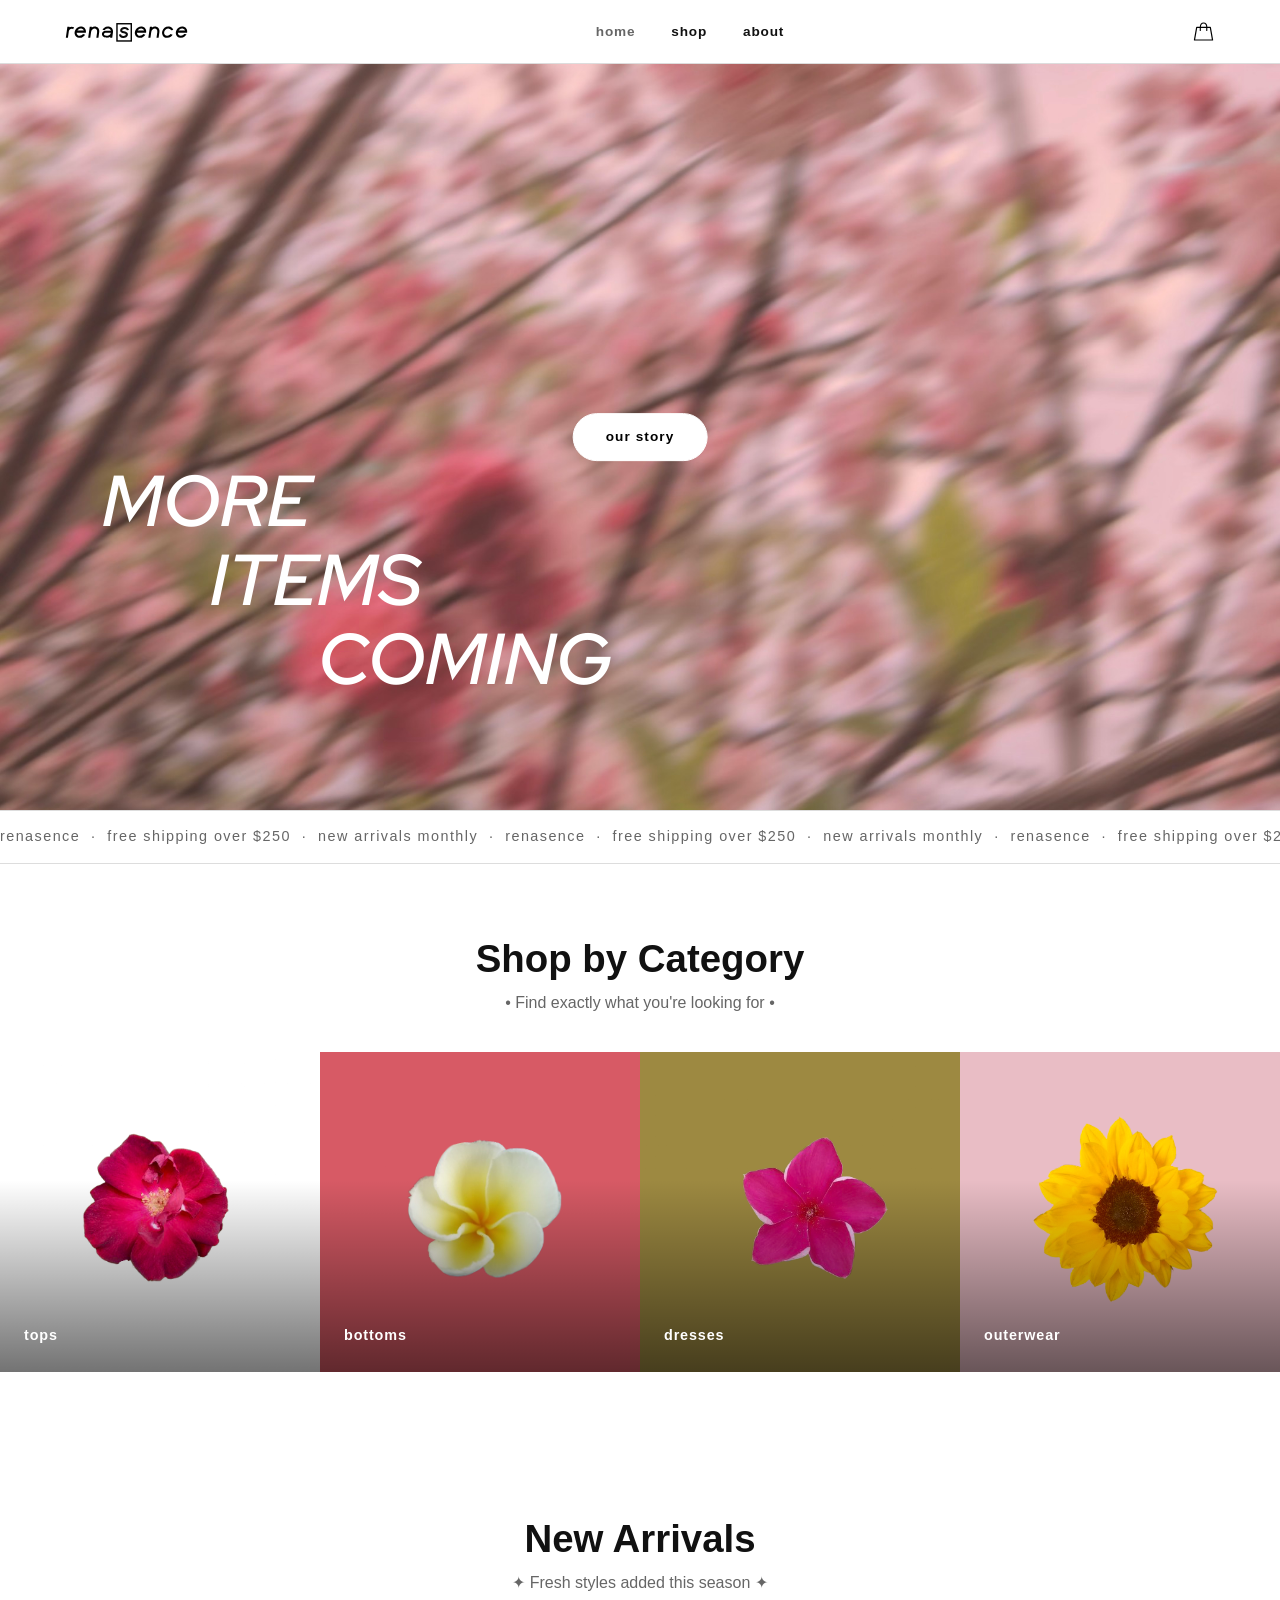
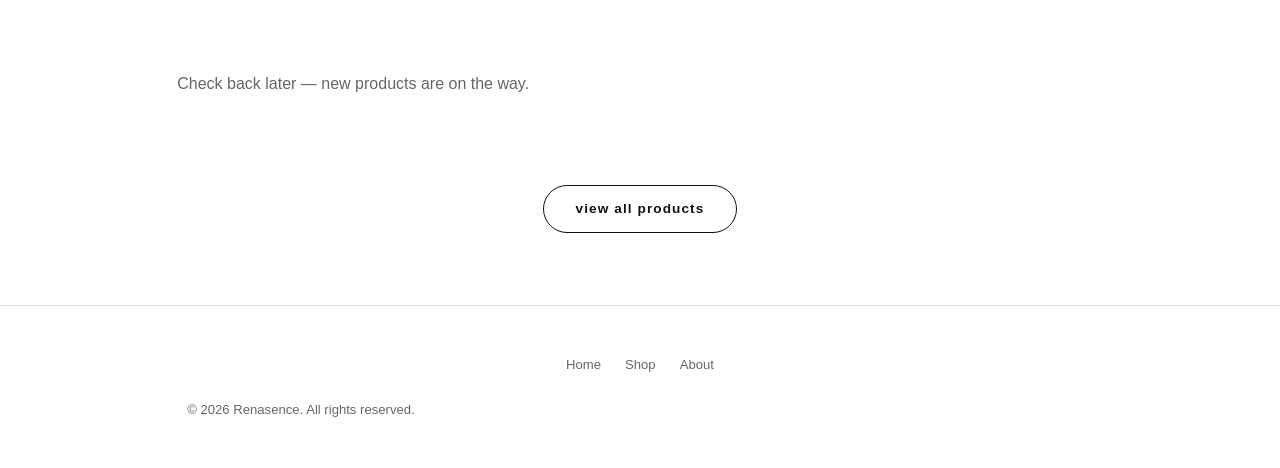
<file: index.html>
<!DOCTYPE html>
<html lang="en">
<head>
  <meta charset="UTF-8">
  <meta name="viewport" content="width=device-width, initial-scale=1.0">

  <link rel="icon" type="image/svg+xml" href="favicon.svg">
  
  <!-- Page title shown in the browser tab -->
  <title>Renasence</title>

  <!-- SEO description (shown in Google search results) -->
  <meta name="description" content="Discover Renasence's fashion with upcycled and carefully crafted clothing">

  <!-- Google Fonts — change these to any fonts you prefer.
       Visit fonts.google.com, pick fonts, and replace the URL below. -->
  <link rel="preconnect" href="https://fonts.googleapis.com">
  <link rel="preconnect" href="https://fonts.gstatic.com" crossorigin>
  <link href="https://fonts.googleapis.com/css2?family=Red+Hat+Display:ital,wght@0,300..900;1,300..900&display=swap" rel="stylesheet">

  <!-- Shared styles — load first -->
  <link rel="stylesheet" href="style.css">
  <!-- Home-specific styles -->
  <link rel="stylesheet" href="home.css">

  <!-- Favicon: replace with your own icon file -->
  <!-- <link rel="icon" href="images/favicon.ico"> -->
</head>
<body>


  <!-- ============================================================
       NAVIGATION
       Shared across all pages. Update links to match your pages.
       .active class is added automatically by main.js
       ============================================================ -->
  <nav class="nav">
    <div class="container">

      <!-- Logo — links to home page. To resize, change height in style.css .nav-logo -->
      <a href="index.html" class="nav-brand" aria-label="Home">
        <img src="renasence_classic.svg" alt="Renasence" class="nav-logo">
      </a>

      <!-- Desktop navigation links -->
      <ul class="nav-links">
        <li><a href="index.html">Home</a></li>
        <li><a href="products.html">Shop</a></li>
        <li><a href="about.html">About</a></li>
        <!-- Add more pages here as needed -->
      </ul>
<!-- Cart button — opens the cart drawer -->
      <button class="cart-nav-btn" onclick="Cart.open()" aria-label="Open cart">
        <img src="cart-icon.svg" alt="Cart" class="cart-icon">
        <span class="cart-badge" id="cart-badge" aria-live="polite"></span>
      </button>
      <!-- Hamburger button — visible only on mobile -->
      <button class="nav-toggle" aria-label="Toggle navigation" aria-expanded="false">
        <span></span>
        <span></span>
        <span></span>
      </button>

    </div>
  </nav><!-- /nav -->


  <main>

    <!-- ============================================================
         HERO SECTION
         Full-screen banner. Replace the background-color in home.css
         with background-image: url('images/your-hero.jpg') and
         update the heading and paragraph text below.
         ============================================================ -->
    <section class="hero">
      <div class="hero-content">
          <div class="staggered-text">
            <span class="line-1">MORE</span>
            <span class="line-2">ITEMS</span>
            <span class="line-3">COMING</span>
          </div>
          <!-- Primary CTA — links to the shop -->
          <!-- <a href="products.html" class="btn btn-light">Shop Now</a> -->
          <!-- Secondary CTA — optional; links to about page -->
          <div class="hero-actions">
            <a href="about.html" class="btn btn-light">Our Story</a>
          </div>
      </div>
    </section><!-- /hero -->


    <!-- ============================================================
         MARQUEE STRIP  (optional branding element)
         The text is doubled so the animation loops seamlessly.
         To remove this section, delete the entire <div> block.
         ============================================================ -->
    <div class="brand-strip" aria-hidden="true">
      <!-- Duplicate the text — CSS animation scrolls it left -->
      <span class="brand-strip-inner">
        Renasence &nbsp;·&nbsp; Free Shipping Over $250 &nbsp;·&nbsp; New Arrivals Monthly &nbsp;·&nbsp;
        Renasence &nbsp;·&nbsp; Free Shipping Over $250 &nbsp;·&nbsp; New Arrivals Monthly &nbsp;·&nbsp;
        Renasence &nbsp;·&nbsp; Free Shipping Over $250 &nbsp;·&nbsp; New Arrivals Monthly &nbsp;·&nbsp;
        Renasence &nbsp;·&nbsp; Free Shipping Over $250 &nbsp;·&nbsp; New Arrivals Monthly &nbsp;·&nbsp;
        Renasence &nbsp;·&nbsp; Free Shipping Over $250 &nbsp;·&nbsp; New Arrivals Monthly &nbsp;·&nbsp;
        Renasence &nbsp;·&nbsp; Free Shipping Over $250 &nbsp;·&nbsp; New Arrivals Monthly &nbsp;·&nbsp;
      </span>
    </div><!-- /brand-strip -->


    <!-- ============================================================
         FEATURED CATEGORIES
         Tiles that link to the products page with a category filter.
         Add or remove .category-tile elements as needed.
         ============================================================ -->
    <section class="section">
      <div class="container">

        <div class="section-title">
          <h2>Shop by Category</h2>
          <p>• Find exactly what you're looking for •</p>
        </div>

        <div class="categories-grid">

          <!-- Each tile links to products.html with a ?category= query string.
               products.js reads this and pre-selects the matching filter.
               Replace the style="" background with a real image:
               style="background-image: url('images/cat-shirts.jpg')" -->

          <a href="products.html?category=shirts" class="category-tile">
            <!-- Optional: <img src="images/cat-shirts.jpg" alt="Shirts"> -->
            <img src="tops.svg" alt="tops">
            <span class="category-tile-label">Tops</span>
          </a>

          <a href="products.html?category=pants" class="category-tile">
            <img src="bottoms.svg" alt="bottoms">
            <span class="category-tile-label">Bottoms</span>
          </a>

          <a href="products.html?category=outerwear" class="category-tile">
            <img src="dresses.svg" alt="dresses">
            <span class="category-tile-label">Dresses</span>
          </a>

          <a href="products.html?category=accessories" class="category-tile">
            <img src="outerwear.svg" alt="outerwear">
            <span class="category-tile-label">Outerwear</span>
          </a>

          <!-- Add more category tiles here -->

        </div>
      </div>
    </section><!-- /featured categories -->


    <!-- ============================================================
         FEATURED PRODUCTS
         A hand-picked selection shown on the home page.
         These are static cards — they don't use the filter JS.
         To show dynamic filtered products here, move them to products.html.
         ============================================================ -->
    <section class="section featured-products">
      <div class="container">

        <div class="section-title">
          <h2>New Arrivals</h2>
          <p>✦ Fresh styles added this season ✦</p>
        </div>

        <div class="grid">

          <!-- PRODUCT CARD TEMPLATE
               Copy this block and change the content for each product.
               The href links to the product detail page (if you build one)
               or directly to products.html for now. -->
<!-- Card examples
            <article class="card">
            
            <img class="card-image" src="" alt="Product name">
            <div class="card-body">
              <p class="card-title">Product Name</p>
              <p class="card-price">$00.00</p>
              
              <div class="card-tags">
                <span class="tag">Category</span>
                <span class="tag">Sub-type</span>
              </div>
            </div>
          </article>

          <article class="card">
            <img class="card-image" src="" alt="Product name">
            <div class="card-body">
              <p class="card-title">Product Name</p>
              <p class="card-price">$00.00</p>
              <div class="card-tags">
                <span class="tag">Category</span>
              </div>
            </div>
          </article>

          <article class="card">
            <img class="card-image" src="" alt="Product name">
            <div class="card-body">
              <p class="card-title">Product Name</p>
              <p class="card-price">$00.00</p>
              <div class="card-tags">
                <span class="tag">Category</span>
              </div>
            </div>
          </article>

          <article class="card">
            <img class="card-image" src="" alt="Product name">
            <div class="card-body">
              <p class="card-title">Product Name</p>
              <p class="card-price">$00.00</p>
              <div class="card-tags">
                <span class="tag">Category</span>
              </div>
            </div>
          </article>
-->
         <p class="no-results" style="grid-column: 1 / -1; text-align: center; padding: 40px 0;">
         Check back later — new products are on the way.
         </p>
          
        </div><!-- /grid -->

        <div style="text-align: center; margin-top: calc(var(--gap) * 2);">
          <a href="products.html" class="btn btn-outline">View All Products</a>
        </div>

      </div>
    </section><!-- /featured products -->

  </main><!-- /main -->


  <!-- ============================================================
       FOOTER
       Shared across all pages. Update links and text as needed.
       ============================================================ -->
  <footer class="footer">
    <div class="container">

      <nav class="footer-links">
        <a href="index.html">Home</a>
        <a href="products.html">Shop</a>
        <a href="about.html">About</a>
        <!-- Add: Contact, FAQ, Returns, Instagram, etc. -->
      </nav>

      <!-- Update year and brand name -->
      <p>&copy; 2026 Renasence. All rights reserved.</p>

    </div>
  </footer><!-- /footer -->

<!-- ============================================================
       CART DRAWER
       Shared across all pages. Populated by Cart in main.js.
       ============================================================ -->
  <div class="cart-overlay" id="cart-overlay"></div>

  <div class="cart-drawer" id="cart-drawer" role="dialog" aria-label="Shopping cart" aria-modal="true">

    <div class="cart-header">
      <div>
        <h2>Your Cart <span class="cart-item-count" id="cart-item-count"></span></h2>
      </div>
      <button class="cart-close" onclick="Cart.close()" aria-label="Close cart">✕</button>
    </div>

    <!-- Cart item list — populated by Cart.renderCartItems() in main.js -->
    <div class="cart-items" id="cart-items">
      <div class="cart-empty">
        <p>Your cart is empty.</p>
        <p>Add a product from the shop to get started.</p>
      </div>
    </div>

    <div class="cart-footer">
      <div class="cart-subtotal">
        <span class="cart-subtotal-label">Subtotal</span>
        <span class="cart-subtotal-amount" id="cart-subtotal-amount">$0.00</span>
      </div>
      <p class="cart-subtotal-note">Shipping and taxes calculated at checkout.</p>

      <!-- Replace onclick with your checkout integration when ready -->
      <button class="cart-checkout-btn" onclick="alert('Connect your checkout here — Shopify, Stripe, Gumroad, etc.')">
        Proceed to Checkout
      </button>
    </div>

  </div>
  
  <!-- Scripts — load at the bottom so HTML renders first -->
  <!-- preview-inject.js: only does something when loaded inside the admin preview iframe -->
  <script src="preview-inject.js"></script>
  <script src="main.js"></script>

</body>
</html>
</file>
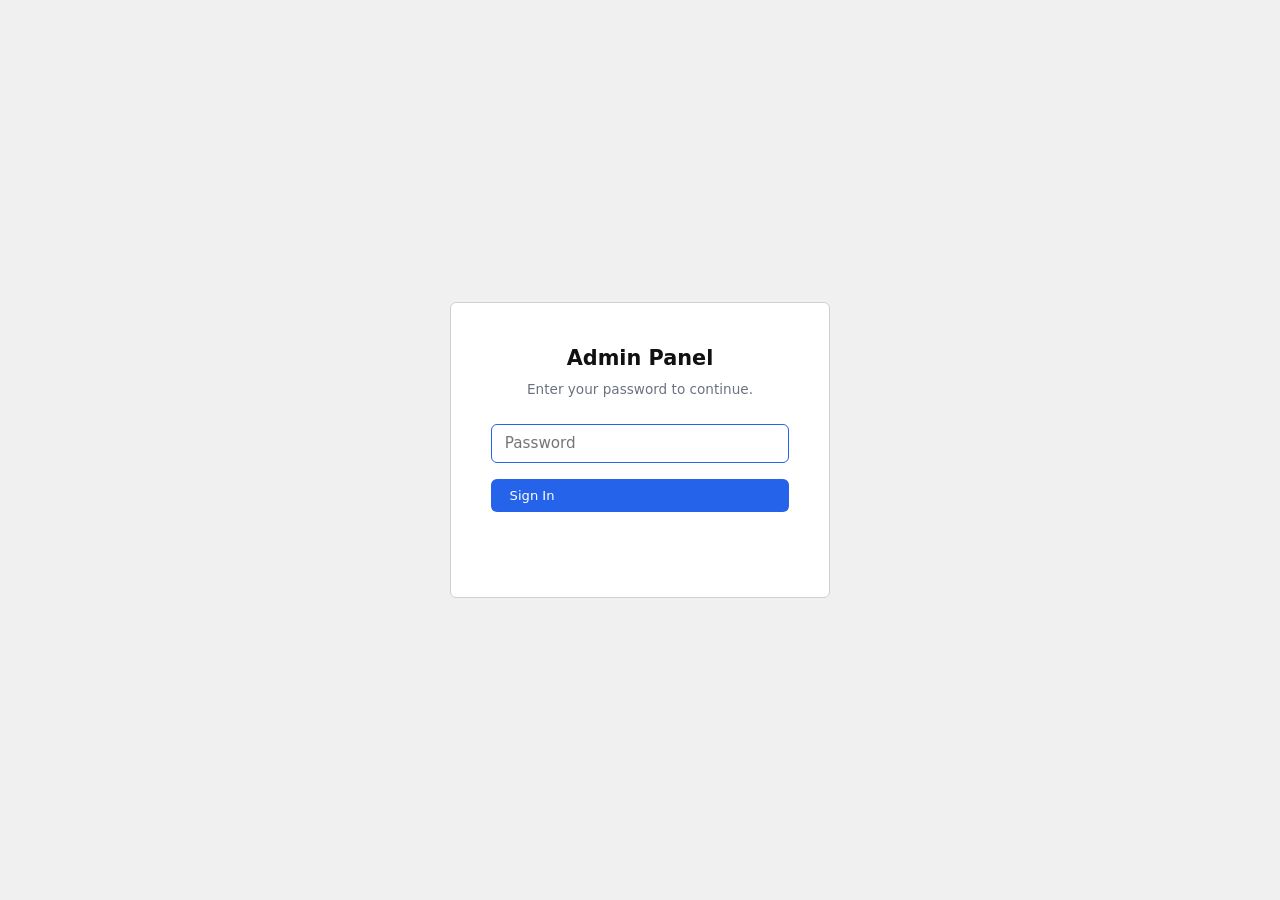
<file: admin.html>
<!DOCTYPE html>
<html lang="en">
<head>
  <meta charset="UTF-8">
  <meta name="viewport" content="width=device-width, initial-scale=1.0">

  <!-- Admin page title — keep vague so it's not obvious in browser history -->
  <title>Site Admin</title>

  <!-- NO link to any public page fonts — admin uses system fonts (faster, plainer) -->

  <link rel="stylesheet" href="admin.css">

  <!--
    SECURITY REMINDERS:
    1. Never link to this page from index.html, products.html, or about.html.
    2. The URL is your first line of defense — use something non-obvious
       like "panel-7x3k.html" instead of "admin.html" when you deploy.
    3. On GitHub Pages, everything in the repo is technically public.
       If you want real security, move to a hosting platform that supports
       server-side code (Netlify Functions, Vercel, Railway, etc.).
  -->
</head>
<body>


  <!-- ============================================================
       LOGIN SCREEN
       Shown before authentication. Hidden after correct password.
       ============================================================ -->
  <div id="login-screen">
    <div class="login-box">
      <h1>Admin Panel</h1>
      <p>Enter your password to continue.</p>

      <!-- type="password" masks the input -->
      <input type="password" id="password-input" placeholder="Password" autofocus>

      <button class="btn-admin btn-admin-primary" style="width:100%" onclick="attemptLogin()">
        Sign In
      </button>

      <!-- Error message shown on wrong password -->
      <p id="login-error"></p>
    </div>
  </div><!-- /login-screen -->


  <!-- ============================================================
       ADMIN SHELL
       Hidden until login succeeds. JS adds class="visible" to show it.
       ============================================================ -->
  <div id="admin-shell">

    <!-- ---- Top Navigation Bar ---- -->
    <nav class="admin-nav">
      <div style="display:flex; align-items:center; gap:12px;">
        <span class="admin-nav-brand">Admin Panel</span>
        <!-- Red "ADMIN" badge so it's always clear this is not the live site -->
        <span class="admin-nav-badge">Admin</span>
      </div>

      <div class="admin-nav-right">
        <!-- Opens the live site in a new tab -->
        <button onclick="window.open('index.html', '_blank')">
          ↗ View Live Site
        </button>
        <button onclick="logout()">Sign Out</button>
      </div>
    </nav><!-- /admin-nav -->


    <!-- ---- Body: Sidebar + Content ---- -->
    <div class="admin-body">

      <!-- ---- Sidebar Navigation ---- -->
      <aside class="admin-sidebar">

        <p class="sidebar-section-label">Manage</p>

        <!-- Each item: onclick calls showPanel(panelId, this) -->
        <div class="sidebar-item active" onclick="showPanel('panel-products', this)">
          <span class="sidebar-icon">📦</span>
          Products
          <!-- Live product count badge — updated by JS -->
          <span id="product-count" style="margin-left:auto; font-size:0.75rem; color:var(--admin-muted)"></span>
        </div>

        <p class="sidebar-section-label">Design</p>

        <div class="sidebar-item" onclick="showPanel('panel-appearance', this); initAppearancePanel();">
          <span class="sidebar-icon">🎨</span>
          Appearance
        </div>

        <p class="sidebar-section-label">Site</p>

        <div class="sidebar-item" onclick="showPanel('panel-export', this); generateProductsHTML();">
          <span class="sidebar-icon">📋</span>
          Export HTML
        </div>

        <div class="sidebar-item" onclick="showPanel('panel-settings', this)">
          <span class="sidebar-icon">⚙️</span>
          Settings
        </div>

      </aside><!-- /admin-sidebar -->


      <!-- ============================================================
           MAIN CONTENT AREA
           Each .admin-panel corresponds to a sidebar item.
           Only one is visible at a time (controlled by showPanel()).
           ============================================================ -->
      <main class="admin-content">


        <!-- ===========================================================
             PANEL: PRODUCTS
             Add, edit, and delete products. Changes save to localStorage.
             =========================================================== -->
        <div id="panel-products" class="admin-panel active">

          <div class="panel-header">
            <h2>Products</h2>
          </div>


          <!-- ---- ADD / EDIT FORM ---- -->
          <div class="form-card" id="product-form-card">
            <p class="form-card-title" id="form-card-title">Add New Product</p>

            <!-- Hidden field stores the id when editing an existing product -->
            <input type="hidden" id="f-edit-id">

            <div class="form-grid">

              <!-- Product Name -->
              <div class="field-group">
                <label for="f-name">Product Name *</label>
                <input type="text" id="f-name" placeholder="e.g. Classic Long Sleeve">
              </div>

              <!-- Price -->
              <div class="field-group">
                <label for="f-price">Price ($) *</label>
                <input type="number" id="f-price" min="0" step="0.01" placeholder="e.g. 49.99">
              </div>

              <!-- Category -->
              <div class="field-group">
                <label for="f-category">Category</label>
                <select id="f-category">
                  <option value="">— Select category —</option>
                  <option value="shirts">Shirts</option>
                  <option value="pants">Pants</option>
                  <option value="outerwear">Outerwear</option>
                  <option value="accessories">Accessories</option>
                </select>
              </div>

              <!-- Sizes -->
              <div class="field-group">
                <label for="f-sizes">Available Sizes</label>
                <input type="text" id="f-sizes" placeholder="e.g. S,M,L,XL">
                <span class="field-hint">Comma-separated. Must match filter values in products.html.</span>
              </div>

              <!-- Colors -->
              <div class="field-group">
                <label for="f-colors">Colors</label>
                <input type="text" id="f-colors" placeholder="e.g. black,white,navy">
                <span class="field-hint">Comma-separated. Available names: black, white, grey, navy, beige, red, green, blue, pink, yellow, brown, orange, purple.</span>
              </div>

              <!-- Tags -->
              <div class="field-group">
                <label for="f-tags">Tags / Sub-types</label>
                <input type="text" id="f-tags" placeholder="e.g. long-sleeve,slim-fit">
                <span class="field-hint">Comma-separated. Match the checkbox values in products.html Style filter.</span>
              </div>

              <div class="field-group">
                <label>Stock Quantity
                  <input type="number" name="stock" min="0" value="0">
                </label>
              </div>
                
              <!-- Images (multi-line, one per line) -->
              <div class="field-group form-full">
                <label for="f-images">Images (one path or URL per line)</label>
                <textarea id="f-images" rows="4"
                  placeholder="images/shirt-front.jpg&#10;images/shirt-back.jpg&#10;images/shirt-detail.jpg"></textarea>
                <span class="field-hint">
                  Enter one image path or URL per line. The first image is the primary.
                  On the product page, the user scrolls through all images in order.
                </span>
              </div>

              <!-- Short Description -->
              <div class="field-group form-full">
                <label for="f-description">Short Description</label>
                <textarea id="f-description" rows="3"
                  placeholder="A clean, slim-fit long sleeve in premium cotton. Designed to layer or wear alone."></textarea>
                <span class="field-hint">Shown below the price on the product detail page.</span>
              </div>

              <!-- Material & Care (accordion section 1) -->
              <div class="field-group form-full">
                <label for="f-material">Material &amp; Care</label>
                <textarea id="f-material" rows="3"
                  placeholder="95% cotton, 5% elastane. Machine wash cold, tumble dry low."></textarea>
                <span class="field-hint">Shown in the "Material &amp; Care" accordion on the product page.</span>
              </div>

              <!-- Sizing Guide (accordion section 2) — accepts HTML for tables -->
              <div class="field-group form-full">
                <label for="f-size-guide">Sizing Guide</label>
                <textarea id="f-size-guide" rows="6"
                  placeholder="Plain text or HTML table. Example:&#10;&lt;table class=&quot;size-table&quot;&gt;&#10;  &lt;thead&gt;&lt;tr&gt;&lt;th&gt;Size&lt;/th&gt;&lt;th&gt;Chest&lt;/th&gt;&lt;/tr&gt;&lt;/thead&gt;&#10;  &lt;tbody&gt;&lt;tr&gt;&lt;td&gt;S&lt;/td&gt;&lt;td&gt;36–38&quot;&lt;/td&gt;&lt;/tr&gt;&lt;/tbody&gt;&#10;&lt;/table&gt;"></textarea>
                <span class="field-hint">
                  Shown in the "Sizing Guide" accordion. Accepts plain text or HTML (including
                  <code>&lt;table class="size-table"&gt;</code> for a styled measurements table).
                </span>
              </div>

              <!-- Return Info (accordion section 3) -->
              <div class="field-group form-full">
                <label for="f-return-info">Returns &amp; Shipping Info</label>
                <textarea id="f-return-info" rows="3"
                  placeholder="Free returns within 30 days. Items must be unworn and in original packaging."></textarea>
                <span class="field-hint">Shown in the "Returns &amp; Shipping" accordion on the product page.</span>
              </div>

              <!-- Related Product IDs (for Similar Products carousel) -->
              <div class="field-group form-full">
                <label for="f-related-ids">Related Product IDs (for "You Might Also Like")</label>
                <input type="text" id="f-related-ids"
                  placeholder="e.g. linen-button-down, relaxed-tee, slim-chino">
                <span class="field-hint">
                  Comma-separated product IDs. These appear in the Similar Products carousel
                  at the bottom of this product's detail page. IDs for admin-saved products
                  start with "p_" (visible in the table below). Hand-coded product IDs are
                  the slugs in data-id on each card in products.html
                  (e.g. "classic-long-sleeve").
                </span>
              </div>

            </div><!-- /form-grid -->

            <div class="form-actions">
              <button id="btn-cancel-edit"
                      class="btn-admin btn-admin-ghost"
                      style="display:none"
                      onclick="resetForm()">
                Cancel
              </button>
              <button id="btn-save-edit"
                      class="btn-admin btn-admin-success"
                      style="display:none"
                      onclick="saveEdit()">
                ✓ Save Changes
              </button>
              <button id="btn-add-product"
                      class="btn-admin btn-admin-primary"
                      onclick="addProduct()">
                + Add Product
              </button>
            </div>

          </div><!-- /form-card -->


          <!-- ---- PRODUCT TABLE ---- -->
          <div class="form-card" style="padding:0; overflow:hidden;">
            <div class="product-table-wrap">
              <table class="product-table">
                <thead>
                  <tr>
                    <th>Image</th>
                    <th>Name</th>
                    <th>Price</th>
                    <th>Category</th>
                    <th>Colors</th>
                    <th>Tags</th>
                    <th>Actions</th>
                  </tr>
                </thead>
                <tbody id="product-tbody">
                  <!-- Populated by renderProductTable() in admin.js -->
                </tbody>
              </table>
            </div>
          </div><!-- /product-table card -->

        </div><!-- /panel-products -->


        <!-- ===========================================================
             PANEL: APPEARANCE
             Edit CSS variables with a live preview of the public site.
             =========================================================== -->
        <div id="panel-appearance" class="admin-panel">

          <div class="panel-header">
            <h2>Appearance</h2>
            <div style="display:flex; gap:8px;">
              <button class="btn-admin btn-admin-ghost" onclick="resetAppearance()">Reset Defaults</button>
              <button class="btn-admin btn-admin-primary" onclick="copyCSSExport()">Copy CSS</button>
            </div>
          </div>

          <!-- Color and spacing controls -->
          <div class="appearance-grid">

            <!-- Colors Card -->
            <div class="appearance-card">
              <h3>Colors</h3>

              <!-- One .var-row per color variable.
                   The input id must match the id in CSS_VARS in admin.js. -->

              <div class="var-row">
                <div class="var-label">
                  Page Background
                  <small>--color-bg</small>
                </div>
                <input type="color" id="v-bg">
              </div>

              <div class="var-row">
                <div class="var-label">
                  Primary Text
                  <small>--color-text</small>
                </div>
                <input type="color" id="v-text">
              </div>

              <div class="var-row">
                <div class="var-label">
                  Muted Text
                  <small>--color-muted</small>
                </div>
                <input type="color" id="v-muted">
              </div>

              <div class="var-row">
                <div class="var-label">
                  Borders
                  <small>--color-border</small>
                </div>
                <input type="color" id="v-border">
              </div>

              <div class="var-row">
                <div class="var-label">
                  Accent (buttons, links)
                  <small>--color-accent</small>
                </div>
                <input type="color" id="v-accent">
              </div>

              <div class="var-row">
                <div class="var-label">
                  Accent Hover
                  <small>--color-accent-hover</small>
                </div>
                <input type="color" id="v-accent-hover">
              </div>

              <div class="var-row">
                <div class="var-label">
                  Card / Surface Background
                  <small>--color-surface</small>
                </div>
                <input type="color" id="v-surface">
              </div>

            </div><!-- /colors card -->


            <!-- Layout & Spacing Card -->
            <div class="appearance-card">
              <h3>Layout &amp; Spacing</h3>

              <div class="var-row">
                <div class="var-label">
                  Base Gap / Spacing
                  <small>--gap</small>
                </div>
                <input type="text" id="v-gap" placeholder="24px">
              </div>

              <div class="var-row">
                <div class="var-label">
                  Border Radius
                  <small>--radius</small>
                </div>
                <input type="text" id="v-radius" placeholder="4px">
              </div>

              <div class="var-row">
                <div class="var-label">
                  Max Content Width
                  <small>--max-width</small>
                </div>
                <input type="text" id="v-max-width" placeholder="1200px">
              </div>

              <div class="var-row">
                <div class="var-label">
                  Nav Bar Height
                  <small>--nav-height</small>
                </div>
                <input type="text" id="v-nav-height" placeholder="64px">
              </div>

              <p style="font-size:0.75rem; color:var(--admin-muted); margin-top: 16px; line-height:1.5;">
                After adjusting, click <strong>Copy CSS</strong> and paste the
                output into the <code>:root { }</code> block at the top of
                <strong>style.css</strong> to make changes permanent.
              </p>

            </div><!-- /layout card -->

          </div><!-- /appearance-grid -->


          <!-- ---- Live Preview ---- -->
          <div class="form-card">
            <p class="form-card-title">Live Preview</p>

            <!-- Preview controls bar -->
            <div class="preview-bar">
              <label>Device:</label>

              <!-- Device size buttons — data-size matches setPreviewSize() argument -->
              <button class="preview-size-btn active" data-size="desktop" onclick="setPreviewSize('desktop')">
                🖥 Desktop
              </button>
              <button class="preview-size-btn" data-size="tablet" onclick="setPreviewSize('tablet')">
                📱 Tablet (768px)
              </button>
              <button class="preview-size-btn" data-size="mobile" onclick="setPreviewSize('mobile')">
                📱 Mobile (390px)
              </button>

              <label style="margin-left:auto;">Page:</label>
              <!-- Which page to preview — changing this reloads the iframe -->
              <select class="preview-page-select" id="preview-page" onchange="refreshPreview()">
                <option value="index.html">Home</option>
                <option value="products.html">Shop</option>
                <option value="about.html">About</option>
              </select>

              <button class="btn-admin btn-admin-ghost" onclick="refreshPreview()">⟳ Refresh</button>
            </div>

            <!-- The iframe that shows the live site preview.
                 preview-inject.js (loaded on each public page) reads the
                 CSS variable params from the URL and applies them. -->
            <div class="preview-wrap desktop">
              <iframe id="preview-frame"
                      src="index.html?preview=1"
                      title="Site preview"
                      sandbox="allow-scripts allow-same-origin">
              </iframe>
            </div>

          </div><!-- /preview form-card -->


          <!-- ---- CSS Export ---- -->
          <div class="form-card">
            <p class="form-card-title">
              Export CSS
              <span style="font-weight:400; font-size:0.8rem; color:var(--admin-muted); margin-left:8px;">
                Copy this and paste it into the <code>:root { }</code> block in style.css
              </span>
            </p>
            <!-- Populated by generateCSSExport() in admin.js -->
            <pre class="code-output" id="css-export-output"></pre>
          </div>

        </div><!-- /panel-appearance -->


        <!-- ===========================================================
             PANEL: EXPORT HTML
             Shows the generated product card HTML to paste into products.html.
             =========================================================== -->
        <div id="panel-export" class="admin-panel">

          <div class="panel-header">
            <h2>Export Product HTML</h2>
            <button class="btn-admin btn-admin-primary" onclick="
              navigator.clipboard.writeText(document.getElementById('html-output').textContent)
                .then(() => showToast('Copied!', 'success'))
                .catch(() => showToast('Copy failed — select text manually.', 'error'))
            ">
              Copy HTML
            </button>
          </div>

          <div class="form-card">
            <p class="form-card-title">How to use this</p>
            <ol style="font-size:0.85rem; line-height:2; padding-left:1.2rem; color:var(--admin-muted);">
              <li>Add or edit products in the <strong>Products</strong> panel.</li>
              <li>Come back here and click <strong>Copy HTML</strong>.</li>
              <li>Open <strong>products.html</strong> in your code editor.</li>
              <li>Find the comment <code>&lt;!-- ADD MORE PRODUCTS BELOW --&gt;</code> inside the <code>.product-grid</code> div.</li>
              <li>Replace the entire contents of <code>.product-grid</code> (all the <code>&lt;article&gt;</code> blocks) with the copied HTML.</li>
              <li>Save the file and push to GitHub.</li>
            </ol>
          </div>

          <!-- Generated HTML output -->
          <pre class="code-output" id="html-output" style="max-height: 600px; overflow-y:auto;">
<!-- Populated by generateProductsHTML() in admin.js -->
          </pre>

        </div><!-- /panel-export -->


        <!-- ===========================================================
             PANEL: SETTINGS
             =========================================================== -->
        <div id="panel-settings" class="admin-panel">

          <div class="panel-header">
            <h2>Settings</h2>
          </div>


          <!-- Change Password -->
          <div class="settings-section">
            <h3>Change Password</h3>

            <div class="form-grid" style="max-width:500px;">
              <div class="field-group form-full">
                <label for="s-current-pw">Current Password</label>
                <input type="password" id="s-current-pw" placeholder="Current password">
              </div>
              <div class="field-group">
                <label for="s-new-pw">New Password</label>
                <input type="password" id="s-new-pw" placeholder="At least 6 characters">
              </div>
              <div class="field-group">
                <label for="s-confirm-pw">Confirm New Password</label>
                <input type="password" id="s-confirm-pw" placeholder="Repeat new password">
              </div>
            </div>

            <div style="margin-top:var(--admin-gap);">
              <button class="btn-admin btn-admin-primary" onclick="changePassword()">
                Update Password
              </button>
            </div>

            <p style="margin-top:1rem; font-size:0.78rem; color:var(--admin-muted); line-height:1.6;">
              The password is stored in your browser's localStorage.
              It persists across sessions on this device. If you clear your
              browser data, it resets to the <code>DEFAULT_PASSWORD</code>
              set at the top of <strong>admin.js</strong>.
            </p>
          </div>


          <!-- Data Backup -->
          <div class="settings-section">
            <h3>Backup &amp; Restore</h3>
            <p style="font-size:0.83rem; color:var(--admin-muted); margin-bottom:var(--admin-gap); line-height:1.6;">
              Export a JSON file containing all your products and appearance settings.
              You can import it later to restore your data (e.g. after clearing browser storage
              or switching computers).
            </p>

            <div style="display:flex; gap:10px; flex-wrap:wrap;">
              <button class="btn-admin btn-admin-primary" onclick="exportData()">
                ↓ Export Backup
              </button>

              <!-- File input for import — styled as a button -->
              <label class="btn-admin btn-admin-ghost" style="cursor:pointer;">
                ↑ Import Backup
                <!-- type="file" hidden behind the label -->
                <input type="file" accept=".json" onchange="importData(event)"
                       style="display:none">
              </label>
            </div>
          </div>


          <!-- Danger Zone -->
          <div class="settings-section" style="border-color: #fca5a5;">
            <h3 style="color:var(--admin-danger);">Danger Zone</h3>
            <p style="font-size:0.83rem; color:var(--admin-muted); margin-bottom:var(--admin-gap);">
              These actions are irreversible. Export a backup first.
            </p>
            <button class="btn-admin btn-admin-danger" onclick="clearAllData()">
              🗑 Clear All Data
            </button>
          </div>

        </div><!-- /panel-settings -->

      </main><!-- /admin-content -->
    </div><!-- /admin-body -->
  </div><!-- /admin-shell -->


  <!-- Toast notification (populated and shown by showToast() in admin.js) -->
  <div id="toast"></div>


  <!-- Admin script — only loaded on this page -->
  <script src="admin.js"></script>

</body>
</html>
</file>
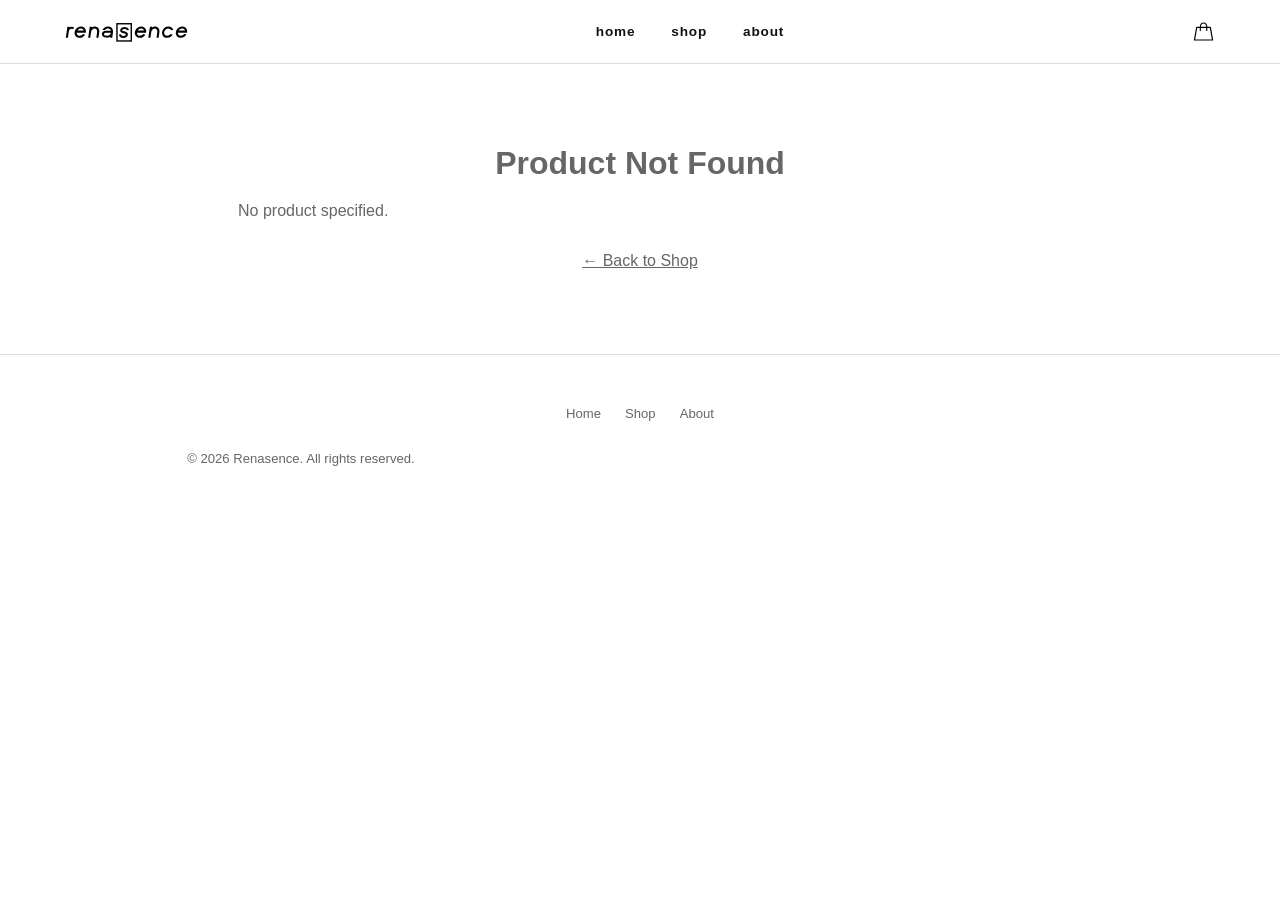
<file: product.html>
<!DOCTYPE html>
<html lang="en">
<head>
  <meta charset="UTF-8">
  <meta name="viewport" content="width=device-width, initial-scale=1.0">

  <link rel="icon" type="image/svg+xml" href="favicon.svg">

  <!-- Title is set dynamically by product.js -->
  <title>Product | Renasence</title>

  <link rel="preconnect" href="https://fonts.googleapis.com">
  <link rel="preconnect" href="https://fonts.gstatic.com" crossorigin>
  <link href="https://fonts.googleapis.com/css2?family=Cormorant+Garamond:wght@300;400;500&family=Jost:wght@300;400;500&display=swap" rel="stylesheet">

  <link rel="stylesheet" href="style.css">
  <link rel="stylesheet" href="product.css">
</head>
<body>


  <!-- NAVIGATION -->
  <nav class="nav">
    <div class="container">
      <a href="index.html" class="nav-brand" aria-label="Home">
        <img src="renasence_classic.svg" alt="Renasence" class="nav-logo">
      </a>
      <ul class="nav-links">
        <li><a href="index.html">Home</a></li>
        <li><a href="products.html">Shop</a></li>
        <li><a href="about.html">About</a></li>
      </ul>

      <!-- Cart button — opens the cart drawer -->
      <button class="cart-nav-btn" onclick="Cart.open()" aria-label="Open cart">
        <img src="cart-icon.svg" alt="Cart" class="cart-icon">
        <span class="cart-badge" id="cart-badge" aria-live="polite"></span>
      </button>
      
      <button class="nav-toggle" aria-label="Toggle navigation" aria-expanded="false">
        <span></span><span></span><span></span>
      </button>
    </div>
  </nav>


  <main>
    <div class="container">

      <!-- ============================================================
           BREADCRUMB
           Populated by product.js with the actual product name and category.
           ============================================================ -->
      <nav class="product-breadcrumb" aria-label="Breadcrumb">
        <a href="index.html">Home</a>
        <span aria-hidden="true">›</span>
        <!-- Category link — href and text set by product.js -->
        <a href="products.html" id="breadcrumb-category">Shop</a>
        <span aria-hidden="true">›</span>
        <!-- Product name — set by product.js -->
        <span id="breadcrumb-product">Loading…</span>
      </nav>

    </div><!-- /breadcrumb container -->


    <!-- ============================================================
         PRODUCT LAYOUT — two-column: images left, info right
         Everything inside is populated by product.js
         ============================================================ -->
    <div class="product-layout">


      <!-- =========================================================
           LEFT COLUMN: IMAGE VIEWER
           product.js builds .product-image-slide elements inside
           #image-scroll-inner based on the product's images array.
           ========================================================= -->
      <div class="product-images" id="product-images">

        <!-- Image counter (e.g. "1 / 3") — updated by JS -->
        <div class="image-counter" id="image-counter">1 / 1</div>

        <!-- Scrollable image container — JS scrolls this for scroll-lock effect -->
        <div class="image-scroll-inner" id="image-scroll-inner">
          <!-- Slides injected here by product.js renderImages() -->
        </div>

        <!-- Dot navigation — injected by product.js -->
        <div class="image-dots" id="image-dots"></div>

      </div><!-- /product-images -->


      <!-- =========================================================
           RIGHT COLUMN: PRODUCT INFO
           All text content is injected by product.js.
           The structure/skeleton stays in HTML; only the text changes.
           ========================================================= -->
      <div class="product-info">

        <!-- Product name — set by product.js -->
        <h1 class="product-title" id="product-title">Loading…</h1>

        <!-- Price — set by product.js -->
        <p class="product-price" id="product-price"></p>

        <!-- Short description — set by product.js -->
        <p class="product-description" id="product-description"></p>

        <hr class="info-divider">


        <!-- -------------------------------------------------------
             COLOR / PATTERN SWATCHES
             Hidden by product.js if the product has no colors.
             ------------------------------------------------------- -->
        <div id="swatch-section">
          <p class="swatch-label">
            Color:&nbsp;<strong id="swatch-selected-name"></strong>
          </p>
          <!-- Swatch buttons injected by product.js renderSwatches() -->
          <div class="product-swatches" id="swatch-container"></div>
        </div>


        <!-- -------------------------------------------------------
             SIZE SELECTOR
             Hidden by product.js if the product has no sizes.
             ------------------------------------------------------- -->
        <div id="size-section">
          <p class="size-label">
            Size
            <!-- "Size guide" opens the sizing accordion below -->
            <button class="size-guide-link"
                    onclick="document.getElementById('accordion-sizing').querySelector('.accordion-trigger').click()">
              Size Guide
            </button>
          </p>

          <!-- Options injected by product.js renderSizes() -->
          <select class="size-select" id="size-select" aria-label="Select size">
            <option value="">Select a size</option>
          </select>
        </div>


        <!-- -------------------------------------------------------
             ADD TO CART & WISHLIST
             addToCart() is defined in product.js — replace its body
             with your actual cart/checkout integration.
             ------------------------------------------------------- -->
        <button class="btn-add-cart" onclick="addToCart()">
          Add to Cart
        </button>

        <button class="btn-wishlist">
          ♡&ensp;Save to Wishlist
        </button>


        <!-- -------------------------------------------------------
             ACCORDION SECTIONS
             Each .accordion-item expands/collapses on trigger click.
             Content is injected by product.js setAccordionContent().

             TO ADD A NEW SECTION:
             Copy one .accordion-item block and give it a new id.
             Then call setAccordionContent('new-id', content) in
             the renderProduct() function in product.js.
             ------------------------------------------------------- -->
        <div class="accordion">

          <!-- Material & Care -->
          <div class="accordion-item" id="accordion-material">
            <button class="accordion-trigger" aria-expanded="false">
              Material &amp; Care
              <span class="accordion-icon" aria-hidden="true">&#9660;</span>
            </button>
            <div class="accordion-body" role="region">
              <div class="accordion-body-inner">
                <!-- Injected by product.js -->
              </div>
            </div>
          </div>

          <!-- Sizing Guide -->
          <div class="accordion-item" id="accordion-sizing">
            <button class="accordion-trigger" aria-expanded="false">
              Sizing Guide
              <span class="accordion-icon" aria-hidden="true">&#9660;</span>
            </button>
            <div class="accordion-body" role="region">
              <div class="accordion-body-inner">
                <!-- Injected by product.js -->
              </div>
            </div>
          </div>

          <!-- Returns & Shipping -->
          <div class="accordion-item" id="accordion-returns">
            <button class="accordion-trigger" aria-expanded="false">
              Returns &amp; Shipping
              <span class="accordion-icon" aria-hidden="true">&#9660;</span>
            </button>
            <div class="accordion-body" role="region">
              <div class="accordion-body-inner">
                <!-- Injected by product.js -->
              </div>
            </div>
          </div>

          <!-- ADD MORE ACCORDION SECTIONS HERE:
               <div class="accordion-item" id="accordion-custom">
                 <button class="accordion-trigger" aria-expanded="false">
                   Custom Section Title
                   <span class="accordion-icon" aria-hidden="true">&#9660;</span>
                 </button>
                 <div class="accordion-body" role="region">
                   <div class="accordion-body-inner">
                     Static content can go directly here, or inject via product.js.
                   </div>
                 </div>
               </div>
          -->

        </div><!-- /accordion -->

      </div><!-- /product-info -->
    </div><!-- /product-layout -->


    <!-- ============================================================
         SIMILAR PRODUCTS CAROUSEL
         Full-width section below the two-column layout.
         Product cards injected by product.js renderSimilar().
         ============================================================ -->
    <div class="container">
      <section class="similar-section" id="similar-section">

        <div class="section-title">
          <h2>You Might Also Like</h2>
        </div>

        <div class="similar-track-wrap">

          <!-- Left arrow button -->
          <button class="carousel-btn carousel-btn-prev" id="carousel-prev"
                  aria-label="Scroll left">&#8592;</button>

          <!-- Scrollable product track — cards injected by product.js -->
          <div class="similar-track" id="similar-track">
            <!-- Cards inserted here by renderSimilar() -->
          </div>

          <!-- Right arrow button -->
          <button class="carousel-btn carousel-btn-next" id="carousel-next"
                  aria-label="Scroll right">&#8594;</button>

        </div>
      </section>
    </div><!-- /similar container -->

  </main>


  <!-- FOOTER -->
  <footer class="footer">
    <div class="container">
      <nav class="footer-links">
        <a href="index.html">Home</a>
        <a href="products.html">Shop</a>
        <a href="about.html">About</a>
      </nav>
      <p>&copy; 2026 Renasence. All rights reserved.</p>
    </div>
  </footer>

  <!-- ============================================================
       CART DRAWER
       Shared across all pages. Populated by Cart in main.js.
       ============================================================ -->
  <div class="cart-overlay" id="cart-overlay"></div>

  <div class="cart-drawer" id="cart-drawer" role="dialog" aria-label="Shopping cart" aria-modal="true">

    <div class="cart-header">
      <div>
        <h2>Your Cart <span class="cart-item-count" id="cart-item-count"></span></h2>
      </div>
      <button class="cart-close" onclick="Cart.close()" aria-label="Close cart">✕</button>
    </div>

    <!-- Cart item list — populated by Cart.renderCartItems() in main.js -->
    <div class="cart-items" id="cart-items">
      <div class="cart-empty">
        <p>Your cart is empty.</p>
        <p>Add a product from the shop to get started.</p>
      </div>
    </div>

    <div class="cart-footer">
      <div class="cart-subtotal">
        <span class="cart-subtotal-label">Subtotal</span>
        <span class="cart-subtotal-amount" id="cart-subtotal-amount">$0.00</span>
      </div>
      <p class="cart-subtotal-note">Shipping and taxes calculated at checkout.</p>

      <!-- Replace onclick with your checkout integration when ready -->
      <button class="cart-checkout-btn" onclick="alert('Connect your checkout here — Shopify, Stripe, Gumroad, etc.')">
        Proceed to Checkout
      </button>
    </div>

  </div>

  <script src="preview-inject.js"></script>
  <script src="main.js"></script>
  <script src="product.js"></script>

</body>
</html>
</file>
<file: style.css>
/* ============================================================
   style.css — Global Styles
   Applies to all pages. Change variables here to restyle
   the entire site at once.
   ============================================================ */


/* ------------------------------------------------------------
   CSS CUSTOM PROPERTIES (variables)
   Change these to instantly restyle the whole site.
   ------------------------------------------------------------ */
:root {
  /* --- Colors --- */
  --color-bg:         #ffffff;   /* Page background */
  --color-text:       #111111;   /* Primary text */
  --color-muted:      #666666;   /* Secondary / caption text */
  --color-border:     #dddddd;   /* Borders and dividers */
  --color-accent:     #111111;   /* Buttons, links, highlights */
  --color-accent-hover: #444444; /* Hover state for accent */
  --color-surface:    #f5f5f5;   /* Cards, input backgrounds */

  /* --- Typography --- */
  --font-heading: Arial, sans-serif; /* Display / headings */
  --font-body:    Arial, sans-serif; /* Body copy */

  /* --- Sizing & Spacing --- */
  --max-width:    1200px;   /* Maximum content width */
  --nav-height:   64px;     /* Height of the top navigation bar */
  --gap:          24px;     /* Standard spacing unit */
  --radius:       4px;      /* Border radius for cards */
  --btn-radius:   100px;     /* Border radius for buttons */

  /* --- Transitions --- */
  --transition: 0.2s ease;
}


/* ------------------------------------------------------------
   RESET & BASE
   Removes browser default styles for consistency.
   ------------------------------------------------------------ */
*, *::before, *::after {
  box-sizing: border-box;
  margin: 0;
  padding: 0;
}

html {
  scroll-behavior: smooth;
}

body {
  font-family: var(--font-body);
  font-size: 16px;
  line-height: 1.6;
  color: var(--color-text);
  background-color: var(--color-bg);
}

img {
  display: block;
  max-width: 100%;
  height: auto;
}

a {
  color: inherit;
  text-decoration: none;
}

ul, ol {
  list-style: none;
}

button {
  cursor: pointer;
  font-family: var(--font-body);
  border: none;
  background: none;
}


/* ------------------------------------------------------------
   TYPOGRAPHY HELPERS
   ------------------------------------------------------------ */
h1, h2, h3, h4 {
  font-family: var(--font-heading);
  font-weight: bold;          /* Cormorant looks best at regular weight */
  line-height: 1.2;
}

h1 { font-size: clamp(2.4rem, 5vw, 4rem); }   /* clamp: min, preferred, max */
h2 { font-size: clamp(1.8rem, 3vw, 2.6rem); }
h3 { font-size: clamp(1.2rem, 2vw, 1.6rem); }
h4 { font-size: 1rem; text-transform: uppercase; letter-spacing: 0.1em; }

p {
  max-width: 65ch;  /* Limits line length for readability */
  color: var(--color-muted);
}


/* ------------------------------------------------------------
   LAYOUT UTILITIES
   ------------------------------------------------------------ */

/* Centers content and sets max width */
.container {
  width: 100%;
  max-width: var(--max-width);
  margin-inline: auto;     /* Centers horizontally */
  padding-inline: var(--gap);
}

/* Simple flex row with a gap */
.flex-row {
  display: flex;
  align-items: center;
  gap: var(--gap);
}

/* Section padding — used on all page sections */
.section {
  padding-block: calc(var(--gap) * 3);  /* Top and bottom padding */
}

.section-title {
  margin-bottom: calc(var(--gap) * 1.5);
  text-align: center;
}

.section-title p {
  margin-inline: auto;   /* Centers the paragraph under the heading */
  margin-top: 0.5rem;
}


/* ------------------------------------------------------------
   BUTTONS
   ------------------------------------------------------------ */

/* Primary filled button */
.btn {
  display: inline-block;
  padding: 0.75rem 2rem;
  font-size: 0.85rem;
  font-weight: bold;
  font-family: var(--font-body);
  letter-spacing: 0.08em;
  text-transform: lowercase;
  background-color: var(--color-accent);
  color: var(--color-bg);
  border: 1px solid var(--color-accent);
  border-radius: var(--btn-radius);
  transition: background-color var(--transition), color var(--transition);
}

.btn:hover {
  background-color: var(--color-accent-hover);
  border-color: var(--color-accent-hover);
}

/* Ghost / outline button variant */
.btn-outline {
  background-color: transparent;
  color: var(--color-accent);
}

.btn-outline:hover {
  background-color: var(--color-accent);
  color: var(--color-bg);
}

.btn-light {
   background-color: white;
   border-color: white;
   color:black;
}

.btn-light:hover {
   background-color: #e0e0e0;
   border-color: #e0e0e0;
}

.btn-lightoutline {
  background-color: transparent;
  border-color: white;
  color: white;
}

.btn-lightoutline:hover {
  background-color: var(--color-accent);
  color: var(--color-bg);
}

/* ------------------------------------------------------------
   NAVIGATION
   Sticky top bar present on all pages.
   ------------------------------------------------------------ */
.nav {
  position: sticky;
  top: 0;
  z-index: 100;                     /* Sits above page content */
  height: var(--nav-height);
  background-color: var(--color-bg);
  border-bottom: 1px solid var(--color-border);
}

.nav .container {
  height: 100%;
  display: flex;
  align-items: center;
  justify-content: space-between;
}

/* Brand / logo link — wraps the SVG image */
.nav-brand {
  display: flex;
  align-items: center;
  line-height: 0;        /* Removes extra inline spacing around the img */
}

/* SVG logo — sized to fit the nav bar with breathing room.
   To resize the logo, change the height value here only.
   Width stays auto so the aspect ratio is always preserved. */
.nav-logo {
  height: 25px;          /* ← adjust this to resize the logo */
  width: auto;
  display: block;
}

/* Slight reduction on very small screens */
@media (max-width: 380px) {
  .nav-logo { height: 28px; }
}

/* Navigation links list */
.nav-links {
  display: flex;
  gap: calc(var(--gap) * 1.5);
  font-size: 0.85rem;
  letter-spacing: 0.06em;
  text-transform: lowercase;
  font-weight: bold;
}

.nav-links a {
  transition: color var(--transition);
}

.nav-links a:hover,
.nav-links a.active {    /* Add class="active" to the current page link */
  color: var(--color-muted);
}

/* Mobile hamburger button — hidden by default */
.nav-toggle {
  display: none;
  flex-direction: column;
  gap: 5px;
}

.nav-toggle span {
  display: block;
  width: 24px;
  height: 2px;
  background-color: var(--color-text);
  transition: transform var(--transition), opacity var(--transition);
}

.cart-icon {
  height: 25px;          /* ← adjust this to resize the logo */
  width: auto;
  display: block;
}

.cart-nav-btn {
  display: inline-flex;
  padding: 0;
  border: none;
  background: none;
}

/* ------------------------------------------------------------
   FOOTER
   Shared footer at the bottom of every page.
   ------------------------------------------------------------ */
.footer {
  border-top: 1px solid var(--color-border);
  padding-block: calc(var(--gap) * 2);
  text-align: center;
  font-size: 0.82rem;
  color: var(--color-muted);
}

.footer-links {
  display: flex;
  justify-content: center;
  gap: var(--gap);
  margin-bottom: var(--gap);
}

.footer-links a:hover {
  text-decoration: underline;
}


/* ------------------------------------------------------------
   CARDS — used for products and any grid content
   ------------------------------------------------------------ */
.card {
  background-color: var(--color-bg);
  border: 1px solid var(--color-border);
  border-radius: var(--radius);
  overflow: hidden;
  transition: box-shadow var(--transition);
}

.card:hover {
  box-shadow: 0 4px 20px rgba(0, 0, 0, 0.08);
}

.card-image {
  width: 100%;
  aspect-ratio: 3 / 4;    /* Portrait ratio — change to 1/1 for square */
  object-fit: cover;       /* Crops image to fill the space */
  background-color: var(--color-surface);  /* Placeholder color */
}

.card-body {
  padding: var(--gap);
}

.card-title {
  font-size: 1rem;
  font-weight: 500;
  margin-bottom: 0.25rem;
}

.card-price {
  font-size: 0.9rem;
  color: var(--color-muted);
}

/* Tag chips shown on product cards */
.card-tags {
  display: flex;
  flex-wrap: wrap;
  gap: 6px;
  margin-top: 0.5rem;
}

.tag {
  font-size: 0.72rem;
  letter-spacing: 0.04em;
  text-transform: uppercase;
  padding: 2px 8px;
  border: 1px solid var(--color-border);
  border-radius: 100px;   /* Pill shape */
  color: var(--color-muted);
}


/* ------------------------------------------------------------
   GRID — responsive product/content grid
   ------------------------------------------------------------ */
.grid {
  display: grid;
  /* Auto-fill columns; each at least 240px wide */
  grid-template-columns: repeat(auto-fill, minmax(240px, 1fr));
  gap: var(--gap);
}

.no-results {
  grid-column: 1 / -1;
  text-align: center;
  padding-block: calc(var(--gap) * 3);
  color: var(--color-muted);
}

/* ------------------------------------------------------------
   FORMS — filters, inputs, selects
   ------------------------------------------------------------ */
.form-group {
  display: flex;
  flex-direction: column;
  gap: 6px;
}

.form-group label {
  font-size: 0.78rem;
  letter-spacing: 0.06em;
  text-transform: uppercase;
  color: var(--color-muted);
}

input[type="text"],
input[type="email"],
input[type="number"],
select,
textarea {
  font-family: var(--font-body);
  font-size: 0.9rem;
  padding: 0.6rem 0.8rem;
  border: 1px solid var(--color-border);
  border-radius: var(--radius);
  background-color: var(--color-surface);
  color: var(--color-text);
  width: 100%;
  transition: border-color var(--transition);
}

input:focus,
select:focus,
textarea:focus {
  outline: none;
  border-color: var(--color-accent);
}


/* ------------------------------------------------------------
   DIVIDER
   ------------------------------------------------------------ */
.divider {
  border: none;
  border-top: 1px solid var(--color-border);
  margin-block: calc(var(--gap) * 2);
}


/* ------------------------------------------------------------
   RESPONSIVE — Mobile breakpoint at 768px
   ------------------------------------------------------------ */
@media (max-width: 768px) {

  /* Stack nav links into a dropdown */
  .nav-links {
    display: none;
    position: absolute;
    top: var(--nav-height);
    left: 0;
    right: 0;
    flex-direction: column;
    background-color: var(--color-bg);
    border-bottom: 1px solid var(--color-border);
    padding: var(--gap);
    gap: var(--gap);
  }

  /* JS adds this class to show the menu */
  .nav-links.open {
    display: flex;
  }

  .nav-toggle {
    display: flex;   /* Show hamburger on mobile */
  }

  /* 2-column grid on mobile instead of auto-fill */
  .grid {
    grid-template-columns: repeat(2, 1fr);
  }
}

@media (max-width: 480px) {
  .grid {
    grid-template-columns: 1fr;   /* Single column on very small screens */
  }
}

/* ============================================================
   CART DRAWER
   Desktop: slides in from the right as a side panel.
   Mobile:  appears as a centered modal overlay.
   ============================================================ */

/* Dark overlay behind the cart — covers the whole page */
.cart-overlay {
  display: none;
  position: fixed;
  inset: 0;                          /* Covers entire viewport */
  background: rgba(0, 0, 0, 0.4);
  z-index: 500;
  opacity: 0;
  transition: opacity 0.25s ease;
}

.cart-overlay.open {
  display: block;
  opacity: 1;
}

/* The cart panel itself */
.cart-drawer {
  position: fixed;
  top: 0;
  right: 0;
  height: 100%;
  width: 420px;                      /* ← change drawer width here */
  max-width: 100%;
  background: var(--color-bg);
  border-left: 1px solid var(--color-border);
  z-index: 501;                      /* Above the overlay */
  display: flex;
  flex-direction: column;
  transform: translateX(100%);       /* Hidden off-screen to the right */
  transition: transform 0.3s ease;
}

.cart-drawer.open {
  transform: translateX(0);          /* Slides in */
}

/* Header row: "Your Cart" title + close button */
.cart-header {
  display: flex;
  align-items: center;
  justify-content: space-between;
  padding: var(--gap);
  border-bottom: 1px solid var(--color-border);
  flex-shrink: 0;                    /* Never shrinks — always visible */
}

.cart-header h2 {
  font-family: var(--font-heading);
  font-size: 1.4rem;
  font-weight: 400;
}

.cart-item-count {
  font-size: 0.8rem;
  color: var(--color-muted);
  margin-left: 0.5rem;
}

/* × close button */
.cart-close {
  font-size: 1.4rem;
  line-height: 1;
  color: var(--color-muted);
  background: none;
  border: none;
  cursor: pointer;
  padding: 4px 8px;
  border-radius: var(--radius);
  transition: color var(--transition), background var(--transition);
}

.cart-close:hover {
  color: var(--color-text);
  background: var(--color-surface);
}

/* Scrollable list of cart items */
.cart-items {
  flex: 1;                           /* Takes remaining height between header and footer */
  overflow-y: auto;
  padding: var(--gap);
}

/* Empty cart message */
.cart-empty {
  text-align: center;
  padding: 60px 24px;
  color: var(--color-muted);
  font-size: 0.9rem;
  line-height: 1.7;
}

.cart-empty p:first-child {
  font-size: 1.1rem;
  margin-bottom: 0.5rem;
  color: var(--color-text);
}

/* Individual cart item row */
.cart-item {
  display: grid;
  grid-template-columns: 72px 1fr auto;  /* Thumbnail | details | delete btn */
  gap: 12px;
  align-items: start;
  padding-block: var(--gap);
  border-bottom: 1px solid var(--color-border);
}

.cart-item:last-child {
  border-bottom: none;
}

/* Product thumbnail in cart */
.cart-item-img {
  width: 72px;
  height: 90px;                      /* Portrait crop — matches card ratio */
  object-fit: cover;
  border-radius: var(--radius);
  background: var(--color-surface);  /* Shows if image is missing */
}

/* Text block: name, options, price */
.cart-item-details {
  display: flex;
  flex-direction: column;
  gap: 4px;
}

.cart-item-name {
  font-size: 0.9rem;
  font-weight: 500;
  line-height: 1.3;
}

/* Size / color line */
.cart-item-options {
  font-size: 0.78rem;
  color: var(--color-muted);
}

.cart-item-price {
  font-size: 0.88rem;
  color: var(--color-muted);
  margin-top: 4px;
}

/* Quantity controls: − count + */
.cart-item-qty {
  display: flex;
  align-items: center;
  gap: 8px;
  margin-top: 8px;
}

.cart-qty-btn {
  width: 26px;
  height: 26px;
  border: 1px solid var(--color-border);
  border-radius: var(--radius);
  background: var(--color-surface);
  font-size: 1rem;
  display: flex;
  align-items: center;
  justify-content: center;
  cursor: pointer;
  transition: background var(--transition);
}

.cart-qty-btn:hover {
  background: var(--color-border);
}

.cart-qty-value {
  font-size: 0.85rem;
  min-width: 20px;
  text-align: center;
}

/* Delete (×) button for each item */
.cart-item-delete {
  font-size: 1rem;
  color: var(--color-muted);
  background: none;
  border: none;
  cursor: pointer;
  padding: 2px 4px;
  line-height: 1;
  transition: color var(--transition);
  flex-shrink: 0;
}

.cart-item-delete:hover {
  color: var(--color-text);
}

/* Footer: subtotal + checkout button */
.cart-footer {
  padding: var(--gap);
  border-top: 1px solid var(--color-border);
  flex-shrink: 0;                    /* Always visible — never scrolls away */
}

.cart-subtotal {
  display: flex;
  justify-content: space-between;
  align-items: baseline;
  margin-bottom: 6px;
}

.cart-subtotal-label {
  font-size: 0.82rem;
  letter-spacing: 0.06em;
  text-transform: uppercase;
  color: var(--color-muted);
}

.cart-subtotal-amount {
  font-size: 1.15rem;
  font-family: var(--font-heading);
}

.cart-subtotal-note {
  font-size: 0.75rem;
  color: var(--color-muted);
  margin-bottom: var(--gap);
}

/* Checkout button — full width */
.cart-checkout-btn {
  display: block;
  width: 100%;
  padding: 0.9rem;
  font-family: var(--font-body);
  font-size: 0.85rem;
  letter-spacing: 0.1em;
  text-transform: uppercase;
  background: var(--color-accent);
  color: var(--color-bg);
  border: none;
  border-radius: var(--radius);
  cursor: pointer;
  transition: background var(--transition);
}

.cart-checkout-btn:hover {
  background: var(--color-accent-hover);
}


/* ---- Cart nav button ---- */
.cart-nav-btn {
  background: none;
  border: none;
  cursor: pointer;
  font-family: var(--font-body);
  font-size: 0.85rem;
  letter-spacing: 0.06em;
  text-transform: uppercase;
  color: var(--color-text);
  display: flex;
  align-items: center;
  gap: 6px;
  position: relative;               /* Needed for the badge */
  transition: color var(--transition);
}

.cart-nav-btn:hover {
  color: var(--color-muted);
}

/* Red badge showing item count — hidden when cart is empty */
.cart-badge {
  display: none;                     /* JS shows this when count > 0 */
  position: absolute;
  top: -6px;
  right: -10px;
  background: var(--color-accent);
  color: var(--color-bg);
  font-size: 0.6rem;
  font-weight: 700;
  width: 16px;
  height: 16px;
  border-radius: 50%;
  align-items: center;
  justify-content: center;
  line-height: 1;
}

.cart-badge.visible {
  display: flex;
}


/* ============================================================
   RESPONSIVE — Mobile: centered modal instead of side drawer
   ============================================================ */
@media (max-width: 768px) {
  .cart-drawer {
    /* On mobile, center it instead of sliding from the right */
    top: 50%;
    right: auto;
    left: 50%;
    height: auto;
    max-height: 85vh;               /* Leaves a little space at top/bottom */
    width: 92vw;                    /* Nearly full width on phone */
    border: 1px solid var(--color-border);
    border-radius: var(--radius);
    box-shadow: 0 8px 40px rgba(0, 0, 0, 0.2);
    /* Start centered but scaled down (for open animation) */
    transform: translate(-50%, -50%) scale(0.96);
    transition: transform 0.25s ease, opacity 0.25s ease;
    opacity: 0;
    pointer-events: none;
  }

  .cart-drawer.open {
    transform: translate(-50%, -50%) scale(1);
    opacity: 1;
    pointer-events: auto;
  }
}
</file>
<file: home.css>
/* ============================================================
   home.css — Styles specific to index.html (Home page)
   Import AFTER style.css
   ============================================================ */


/* ------------------------------------------------------------
   HERO SECTION
   Full-viewport banner at the top of the home page.
   ------------------------------------------------------------ */
.hero {
  min-height: calc(90vh - var(--nav-height));
  
  /* 1. CRITICAL: This anchors your absolute text and buttons inside the image */
  position: relative; 
  /* display: flex;
  align-items: center;
  justify-content: center;
  text-align: center; */
  background-image: url("hero.jpeg");
  background-size: cover;
  background-position: center;
}

/* --- DESKTOP STYLING --- */

.staggered-text {
  position: absolute;
  /* 2. Lock it to the bottom left for desktop (IMG_0326.jpeg) */
  bottom: 15%;  
  left: 8%;     
  right: auto;  /* Clears any accidental right pinning */
  top: auto;
  transform: none;
  display: flex;
  flex-direction: column;
  text-align: left; /* Overrides any centered inheriting text */
  -webkit-user-select: none; /* Safari */
  -ms-user-select: none;     /* IE 10 and Edge */
  user-select: none;         /* Standard syntax (Chrome, Firefox, Opera) */
  font-family: 'Red Hat Display', sans-serif;
  font-weight: 600;
  font-style: italic;
  font-size: clamp(2rem, 8vw, 4.5rem); 
  color: #ffffff;
  line-height: 1.1;
  text-transform: uppercase;
}

/* Staggered effect */
.line-1 { padding-left: 0; }
.line-2 { padding-left: 1.5em; }
.line-3 { padding-left: 3em; }

/* Desktop button placement (Centered) */
.hero-actions {
  position: absolute;
  top: 50%;
  left: 50%;
  transform: translate(-50%, -50%);
}


/* --- MOBILE / VERTICAL STYLING (Untitled presentation.jpg) --- */
@media (max-width: 768px) {

  .staggered-text {
    /* 1. Force it away from the bottom and up to the top left/center */
    bottom: auto !important; 
    top: 38% !important;   
    left: 8% !important;  /* Higher % pushes it closer to center, lower pushes left */
    right: auto !important;
    line-height: 1.4;
    /* 2. Tighten text & stagger so it fits on narrow portrait screens */
    font-size: 4.5rem; 
  }

  .line-2 { padding-left: 0em !important; }
  .line-3 { padding-left: 0em !important; }

  /* Position the button perfectly at the bottom center */
  .hero-actions {
    top: auto !important;        
    bottom: 12% !important;      
    left: 50% !important;        
    transform: translateX(-50%) !important; 
  }
}

/* ------------------------------------------------------------
   FEATURED CATEGORIES SECTION
   A small grid of category tiles linking to filtered products.
   ------------------------------------------------------------ */
/* 1. Base Grid Setup (No gaps, full width) */
.categories-grid {
  display: grid;
  gap: 0; /* Changed from var(--gap) to 0 to completely remove gaps */
  width: 100vw;
  position: relative;
  left: 50%;
  right: 50%;
  margin-left: -50vw;
  margin-right: -50vw;
}

/* 2. Vertical Viewing (Portrait - Mobile/Tablets held vertically) */
@media (orientation: portrait) {
  .categories-grid {
    grid-template-columns: repeat(2, 1fr); /* Exactly 2 per row */
  }
}

/* 3. Horizontal Viewing (Landscape - Desktops/Tablets held horizontally) */
@media (orientation: landscape) {
  .categories-grid {
    grid-template-columns: repeat(4, 1fr); /* Exactly 4 per row */
  }
}

.category-tile {
  position: relative;
  aspect-ratio: 1 / 1;
  border-radius: 0; /* Added a fallback */
  overflow: hidden;
  display: flex;
  align-items: flex-end;
  text-decoration: none;
  color: #ffffff;
  background-color: #1a1a1a; /* Temporary dark background to test contrast */
}

.category-tile img {
  position: absolute;
  inset: 0;
  width: 100%;
  height: 100%;
  object-fit: cover;
  z-index: 0;
  /* Prevents the SVG from overriding layout bounds */
  max-width: 100%;
  max-height: 100%; 
}

.category-tile::after {
  content: '';
  position: absolute;
  inset: 0; 
  background: linear-gradient(to top, rgba(0,0,0,0.55) 0%, transparent 60%);
  pointer-events: none;
  z-index: 1;        /* Sits on top of the image */
}

.category-tile-label {
  position: relative;
  z-index: 2;
  padding: var(--gap, 1rem); /* Added a fallback */
  font-size: 0.9rem;
  font-weight: bold;
  letter-spacing: 0.06em;
  text-transform: lowercase;
  
  /* Forces the span to behave like a full-width block inside the flexbox */
  display: block;
  width: 100%;
  box-sizing: border-box;
}

.category-tile:hover img,
.category-tile:hover {
  opacity: 0.9;
}


/* ------------------------------------------------------------
   FEATURED PRODUCTS SECTION
   Shows a small selection of products on the home page.
   Uses the shared .grid and .card styles from style.css.
   ------------------------------------------------------------ */
.featured-products {
  /* No special layout needed; relies on .grid in style.css */
}


/* ------------------------------------------------------------
   BRAND STRIP / MARQUEE  (optional)
   A simple text banner between sections.
   Remove this section if you don't want it.
   ------------------------------------------------------------ */
.brand-strip {
  overflow: hidden;
  border-top: 1px solid var(--color-border);
  border-bottom: 1px solid var(--color-border);
  padding-block: 0.9rem;
  white-space: nowrap;      /* Keeps text on one line for marquee effect */
  font-family: var(--font-heading);
  font-size: 0.9rem;
  letter-spacing: 0.1em;
  text-transform: lowercase;
  color: var(--color-muted);
}

/* The inner span scrolls via a CSS animation */
.brand-strip-inner {
  display: inline-block;
  animation: marquee 18s linear infinite;
}

/* Pause the scroll on hover */
.brand-strip:hover .brand-strip-inner {
  animation-play-state: paused;
}

@keyframes marquee {
  from { transform: translateX(0); }
  to   { transform: translateX(-50%); }  /* -50% works when content is doubled in HTML */
}
</file>
<file: admin.css>
/* ============================================================
   admin.css — Styles for admin.html only.
   Never linked from any public-facing page.
   ============================================================ */


/* ------------------------------------------------------------
   ADMIN LAYOUT VARIABLES
   Separate from the public site's style.css so changes here
   don't affect the live site.
   ------------------------------------------------------------ */
:root {
  --admin-bg:        #f0f0f0;
  --admin-surface:   #ffffff;
  --admin-border:    #d0d0d0;
  --admin-accent:    #2563eb;   /* Blue — clearly different from the storefront */
  --admin-accent-h:  #1d4ed8;
  --admin-danger:    #dc2626;   /* Red for delete actions */
  --admin-success:   #16a34a;   /* Green for save confirmations */
  --admin-text:      #111111;
  --admin-muted:     #6b7280;
  --admin-nav-h:     56px;
  --admin-sidebar-w: 260px;
  --admin-gap:       20px;
  --admin-radius:    6px;
  --admin-font:      system-ui, -apple-system, sans-serif; /* Plain system font for admin UI */
  --admin-transition: 0.15s ease;
}

/* ---- Reset ---- */
*, *::before, *::after { box-sizing: border-box; margin: 0; padding: 0; }
body {
  font-family: var(--admin-font);
  font-size: 14px;
  color: var(--admin-text);
  background: var(--admin-bg);
  line-height: 1.5;
}
a { color: inherit; text-decoration: none; }
button { cursor: pointer; font-family: var(--admin-font); }
ul { list-style: none; }
img { display: block; max-width: 100%; }


/* ------------------------------------------------------------
   LOGIN SCREEN
   Shown before the admin is unlocked.
   ------------------------------------------------------------ */
#login-screen {
  min-height: 100vh;
  display: flex;
  align-items: center;
  justify-content: center;
  background: var(--admin-bg);
}

.login-box {
  background: var(--admin-surface);
  border: 1px solid var(--admin-border);
  border-radius: var(--admin-radius);
  padding: 40px;
  width: 100%;
  max-width: 380px;
  text-align: center;
}

.login-box h1 {
  font-size: 1.3rem;
  font-weight: 600;
  margin-bottom: 0.3rem;
}

.login-box p {
  font-size: 0.85rem;
  color: var(--admin-muted);
  margin-bottom: 1.5rem;
}

.login-box input {
  width: 100%;
  padding: 0.6rem 0.8rem;
  font-size: 0.95rem;
  border: 1px solid var(--admin-border);
  border-radius: var(--admin-radius);
  margin-bottom: 1rem;
  font-family: var(--admin-font);
}

.login-box input:focus { outline: none; border-color: var(--admin-accent); }

#login-error {
  color: var(--admin-danger);
  font-size: 0.82rem;
  margin-top: 0.5rem;
  min-height: 1em;
}


/* ------------------------------------------------------------
   ADMIN SHELL (shown after login)
   Three-part layout: top nav, left sidebar, main content.
   ------------------------------------------------------------ */
#admin-shell { display: none; }   /* JS sets display:flex after login */

#admin-shell.visible {
  display: flex;
  flex-direction: column;
  min-height: 100vh;
}


/* ---- Top Navigation Bar ---- */
.admin-nav {
  position: sticky;
  top: 0;
  z-index: 200;
  height: var(--admin-nav-h);
  background: #1e293b;           /* Dark navy — distinct from storefront */
  color: #ffffff;
  display: flex;
  align-items: center;
  padding-inline: var(--admin-gap);
  gap: var(--admin-gap);
  justify-content: space-between;
}

.admin-nav-brand {
  font-weight: 700;
  font-size: 0.95rem;
  letter-spacing: 0.04em;
}

.admin-nav-badge {
  font-size: 0.7rem;
  background: var(--admin-danger);
  color: white;
  padding: 2px 7px;
  border-radius: 100px;
  font-weight: 600;
  letter-spacing: 0.06em;
  text-transform: uppercase;
}

.admin-nav-right {
  display: flex;
  align-items: center;
  gap: 12px;
}

.admin-nav-right button {
  font-size: 0.82rem;
  color: #94a3b8;
  background: none;
  border: none;
  transition: color var(--admin-transition);
}

.admin-nav-right button:hover { color: #ffffff; }


/* ---- Body: Sidebar + Content ---- */
.admin-body {
  display: flex;
  flex: 1;
}


/* ---- Sidebar ---- */
.admin-sidebar {
  width: var(--admin-sidebar-w);
  flex-shrink: 0;
  background: #ffffff;
  border-right: 1px solid var(--admin-border);
  padding: var(--admin-gap) 0;
  position: sticky;
  top: var(--admin-nav-h);
  height: calc(100vh - var(--admin-nav-h));
  overflow-y: auto;
}

.sidebar-section-label {
  font-size: 0.68rem;
  font-weight: 700;
  letter-spacing: 0.1em;
  text-transform: uppercase;
  color: var(--admin-muted);
  padding: 0.75rem var(--admin-gap) 0.3rem;
}

/* Individual sidebar nav item */
.sidebar-item {
  display: flex;
  align-items: center;
  gap: 10px;
  padding: 0.55rem var(--admin-gap);
  font-size: 0.88rem;
  color: var(--admin-text);
  cursor: pointer;
  border-left: 3px solid transparent;
  transition: background var(--admin-transition), border-color var(--admin-transition);
}

.sidebar-item:hover {
  background: var(--admin-bg);
}

/* Active sidebar item */
.sidebar-item.active {
  border-left-color: var(--admin-accent);
  color: var(--admin-accent);
  background: #eff6ff;
  font-weight: 500;
}

.sidebar-icon {
  font-size: 1rem;
  width: 20px;
  text-align: center;
  flex-shrink: 0;
}


/* ---- Main Content Area ---- */
.admin-content {
  flex: 1;
  padding: calc(var(--admin-gap) * 1.5);
  overflow-y: auto;
}

/* Each tab panel — hidden unless .active */
.admin-panel { display: none; }
.admin-panel.active { display: block; }

.panel-header {
  display: flex;
  align-items: center;
  justify-content: space-between;
  margin-bottom: calc(var(--admin-gap) * 1.2);
  padding-bottom: var(--admin-gap);
  border-bottom: 1px solid var(--admin-border);
}

.panel-header h2 {
  font-size: 1.2rem;
  font-weight: 600;
}


/* ------------------------------------------------------------
   BUTTONS (admin variant)
   ------------------------------------------------------------ */
.btn-admin {
  display: inline-flex;
  align-items: center;
  gap: 6px;
  padding: 0.5rem 1.1rem;
  font-size: 0.82rem;
  font-weight: 500;
  border-radius: var(--admin-radius);
  border: 1px solid transparent;
  transition: background var(--admin-transition);
}

.btn-admin-primary {
  background: var(--admin-accent);
  color: white;
}
.btn-admin-primary:hover { background: var(--admin-accent-h); }

.btn-admin-danger {
  background: var(--admin-danger);
  color: white;
}
.btn-admin-danger:hover { background: #b91c1c; }

.btn-admin-ghost {
  background: transparent;
  color: var(--admin-text);
  border-color: var(--admin-border);
}
.btn-admin-ghost:hover { background: var(--admin-bg); }

.btn-admin-success {
  background: var(--admin-success);
  color: white;
}
.btn-admin-success:hover { background: #15803d; }


/* ------------------------------------------------------------
   TOAST NOTIFICATION
   Brief success/error message that fades in/out.
   ------------------------------------------------------------ */
#toast {
  position: fixed;
  bottom: 24px;
  right: 24px;
  z-index: 9999;
  padding: 0.7rem 1.2rem;
  border-radius: var(--admin-radius);
  font-size: 0.85rem;
  font-weight: 500;
  color: white;
  opacity: 0;
  transform: translateY(8px);
  transition: opacity 0.2s ease, transform 0.2s ease;
  pointer-events: none;
}

#toast.show {
  opacity: 1;
  transform: translateY(0);
}

#toast.success { background: var(--admin-success); }
#toast.error   { background: var(--admin-danger); }


/* ------------------------------------------------------------
   PRODUCT TABLE (Products panel)
   ------------------------------------------------------------ */
.product-table-wrap {
  overflow-x: auto;    /* Scroll horizontally on small screens */
}

.product-table {
  width: 100%;
  border-collapse: collapse;
  font-size: 0.85rem;
}

.product-table th {
  text-align: left;
  font-size: 0.72rem;
  font-weight: 700;
  letter-spacing: 0.06em;
  text-transform: uppercase;
  color: var(--admin-muted);
  padding: 0.5rem 0.75rem;
  border-bottom: 2px solid var(--admin-border);
  background: var(--admin-bg);
  position: sticky;    /* Header stays visible when scrolling the table */
  top: 0;
}

.product-table td {
  padding: 0.6rem 0.75rem;
  border-bottom: 1px solid var(--admin-border);
  vertical-align: middle;
}

.product-table tr:last-child td { border-bottom: none; }

.product-table tr:hover td { background: #fafafa; }

/* Thumbnail in the table */
.product-thumb {
  width: 44px;
  height: 44px;
  object-fit: cover;
  border-radius: 4px;
  background: var(--admin-bg);
  border: 1px solid var(--admin-border);
  flex-shrink: 0;
}

/* Color dot chips */
.color-dot {
  display: inline-block;
  width: 12px;
  height: 12px;
  border-radius: 50%;
  border: 1px solid rgba(0,0,0,0.15);
  margin-right: 2px;
  vertical-align: middle;
}

/* Tag pill in table */
.table-tag {
  display: inline-block;
  font-size: 0.68rem;
  padding: 1px 6px;
  border-radius: 100px;
  background: var(--admin-bg);
  border: 1px solid var(--admin-border);
  margin: 1px;
  white-space: nowrap;
}

/* Row action buttons */
.row-actions { display: flex; gap: 6px; }

/* Empty state when no products exist */
.empty-state {
  text-align: center;
  padding: 48px;
  color: var(--admin-muted);
}

.empty-state p { margin-top: 0.5rem; font-size: 0.85rem; }


/* ------------------------------------------------------------
   PRODUCT FORM (Add / Edit product modal or inline)
   ------------------------------------------------------------ */
.form-grid {
  display: grid;
  grid-template-columns: 1fr 1fr;
  gap: var(--admin-gap);
}

/* Full-width field inside a 2-col grid */
.form-full { grid-column: 1 / -1; }

.field-group {
  display: flex;
  flex-direction: column;
  gap: 5px;
}

.field-group label {
  font-size: 0.75rem;
  font-weight: 600;
  letter-spacing: 0.04em;
  text-transform: uppercase;
  color: var(--admin-muted);
}

.field-group input,
.field-group select,
.field-group textarea {
  font-family: var(--admin-font);
  font-size: 0.88rem;
  padding: 0.5rem 0.7rem;
  border: 1px solid var(--admin-border);
  border-radius: var(--admin-radius);
  background: var(--admin-surface);
  color: var(--admin-text);
  width: 100%;
  transition: border-color var(--admin-transition);
}

.field-group textarea {
  resize: vertical;          /* Allow vertical resize only */
  line-height: 1.55;
  font-family: var(--admin-font);
}

.field-group input:focus,
.field-group select:focus,
.field-group textarea:focus {
  outline: none;
  border-color: var(--admin-accent);
}

.field-hint {
  font-size: 0.73rem;
  color: var(--admin-muted);
  margin-top: 2px;
}

/* Form action buttons row */
.form-actions {
  display: flex;
  gap: 10px;
  justify-content: flex-end;
  margin-top: calc(var(--admin-gap) * 1.2);
  padding-top: var(--admin-gap);
  border-top: 1px solid var(--admin-border);
}

/* Card wrapper for the form */
.form-card {
  background: var(--admin-surface);
  border: 1px solid var(--admin-border);
  border-radius: var(--admin-radius);
  padding: calc(var(--admin-gap) * 1.2);
  margin-bottom: calc(var(--admin-gap) * 1.5);
}

.form-card-title {
  font-size: 0.95rem;
  font-weight: 600;
  margin-bottom: var(--admin-gap);
  padding-bottom: 0.6rem;
  border-bottom: 1px solid var(--admin-border);
}


/* ------------------------------------------------------------
   APPEARANCE PANEL — CSS variable editor
   ------------------------------------------------------------ */

/* Grid of color/font/spacing controls */
.appearance-grid {
  display: grid;
  grid-template-columns: repeat(auto-fill, minmax(280px, 1fr));
  gap: var(--admin-gap);
  margin-bottom: calc(var(--admin-gap) * 1.5);
}

.appearance-card {
  background: var(--admin-surface);
  border: 1px solid var(--admin-border);
  border-radius: var(--admin-radius);
  padding: var(--admin-gap);
}

.appearance-card h3 {
  font-size: 0.82rem;
  font-weight: 700;
  letter-spacing: 0.06em;
  text-transform: uppercase;
  color: var(--admin-muted);
  margin-bottom: var(--admin-gap);
}

/* Row for one CSS variable control */
.var-row {
  display: flex;
  align-items: center;
  justify-content: space-between;
  gap: 12px;
  margin-bottom: 12px;
}

.var-row:last-child { margin-bottom: 0; }

.var-label {
  font-size: 0.82rem;
  flex: 1;
  line-height: 1.3;
}

.var-label small {
  display: block;
  font-size: 0.7rem;
  color: var(--admin-muted);
  font-family: monospace;
}

/* Color picker swatch */
.var-row input[type="color"] {
  width: 36px;
  height: 28px;
  border: 1px solid var(--admin-border);
  border-radius: 4px;
  padding: 1px;
  cursor: pointer;
  background: none;
}

/* Text/number input for spacing/font vars */
.var-row input[type="text"],
.var-row input[type="number"],
.var-row select {
  font-family: monospace;
  font-size: 0.8rem;
  padding: 0.3rem 0.5rem;
  border: 1px solid var(--admin-border);
  border-radius: 4px;
  width: 140px;
  background: var(--admin-bg);
}

/* The live preview iframe */
.preview-bar {
  display: flex;
  align-items: center;
  gap: 10px;
  margin-bottom: var(--admin-gap);
  background: var(--admin-surface);
  border: 1px solid var(--admin-border);
  border-radius: var(--admin-radius);
  padding: 10px var(--admin-gap);
}

.preview-bar label {
  font-size: 0.8rem;
  font-weight: 600;
  text-transform: uppercase;
  letter-spacing: 0.05em;
  color: var(--admin-muted);
  white-space: nowrap;
}

.preview-size-btn {
  padding: 4px 12px;
  font-size: 0.78rem;
  border-radius: 4px;
  border: 1px solid var(--admin-border);
  background: var(--admin-bg);
  color: var(--admin-text);
  transition: background var(--admin-transition);
}

.preview-size-btn.active,
.preview-size-btn:hover {
  background: var(--admin-accent);
  color: white;
  border-color: var(--admin-accent);
}

.preview-page-select {
  font-size: 0.8rem;
  padding: 4px 8px;
  border: 1px solid var(--admin-border);
  border-radius: 4px;
  background: var(--admin-bg);
}

/* Wrapper that constrains the iframe to simulate device widths */
.preview-wrap {
  background: #666;
  border-radius: var(--admin-radius);
  overflow: hidden;
  display: flex;
  justify-content: center;
  align-items: flex-start;
  padding: 12px;
  min-height: 540px;
  transition: all 0.3s ease;
}

/* The iframe itself */
#preview-frame {
  border: none;
  border-radius: 4px;
  background: white;
  transition: width 0.3s ease;
}

/* Width presets — JS sets these via class on .preview-wrap */
.preview-wrap.desktop #preview-frame {
  width: 100%;
  height: 600px;
}

.preview-wrap.tablet #preview-frame {
  width: 768px;
  height: 600px;
}

.preview-wrap.mobile #preview-frame {
  width: 390px;
  height: 600px;
}

/* Exported CSS code block */
.code-output {
  background: #1e293b;
  color: #e2e8f0;
  font-family: monospace;
  font-size: 0.78rem;
  padding: var(--admin-gap);
  border-radius: var(--admin-radius);
  overflow-x: auto;
  white-space: pre;
  line-height: 1.6;
  margin-top: var(--admin-gap);
}


/* ------------------------------------------------------------
   SETTINGS PANEL
   ------------------------------------------------------------ */
.settings-section {
  background: var(--admin-surface);
  border: 1px solid var(--admin-border);
  border-radius: var(--admin-radius);
  padding: var(--admin-gap);
  margin-bottom: var(--admin-gap);
}

.settings-section h3 {
  font-size: 0.88rem;
  font-weight: 600;
  margin-bottom: var(--admin-gap);
  padding-bottom: 0.5rem;
  border-bottom: 1px solid var(--admin-border);
}
</file>
<file: product.css>
/* ============================================================
   product.css — Styles for the individual product detail page (product.html)
   Import AFTER style.css
   ============================================================ */


/* ------------------------------------------------------------
   PAGE-LEVEL LAYOUT
   Two-column sticky layout: image column (left) + info column (right).
   The image column scroll-locks until the last image is reached.
   ------------------------------------------------------------ */

/* Breadcrumb trail above the product */
.product-breadcrumb {
  padding: 1rem 0 0;
  font-size: 0.78rem;
  letter-spacing: 0.04em;
  color: var(--color-muted);
}

.product-breadcrumb a { text-decoration: underline; }
.product-breadcrumb a:hover { color: var(--color-text); }
.product-breadcrumb span { margin-inline: 0.4em; }

/* Main two-column wrapper */
.product-layout {
  display: grid;
  /* Left column: images (50% of page); Right: product info (50%) */
  grid-template-columns: 1fr 1fr;
  gap: 0;
  align-items: start;
}


/* ------------------------------------------------------------
   LEFT COLUMN — IMAGE VIEWER
   The column is sticky so it stays in viewport while the right
   side scrolls. JS handles transitioning images and releasing
   the sticky lock once the last image is fully in view.
   ------------------------------------------------------------ */
.product-images {
  position: sticky;
  /* Sticks just below the nav bar */
  top: var(--nav-height);
  /* Full viewport height minus nav — so the column fills the screen */
  height: calc(100vh - var(--nav-height));
  overflow: hidden;      /* Hides images outside the viewport area */
  background: var(--color-surface);
}

/* Inner scroll container — JS scrolls this programmatically */
.image-scroll-inner {
  width: 100%;
  height: 100%;
  overflow-y: scroll;
  scroll-snap-type: y mandatory;   /* Each image snaps into place */
  scroll-behavior: smooth;
  /* Hide the scrollbar visually — scrolling is driven by page scroll */
  scrollbar-width: none;
  -ms-overflow-style: none;
}

.image-scroll-inner::-webkit-scrollbar { display: none; }

/* Each individual image slide */
.product-image-slide {
  width: 100%;
  height: 100%;           /* Fills the sticky column exactly */
  flex-shrink: 0;
  scroll-snap-align: start;
  position: relative;
}

.product-image-slide img {
  width: 100%;
  height: 100%;
  object-fit: cover;       /* Fills the slide; change to 'contain' to show full image */
  display: block;
  background: var(--color-surface);
}

/* Dot navigation — shows which image is active */
.image-dots {
  position: absolute;
  bottom: 16px;
  left: 50%;
  transform: translateX(-50%);
  display: flex;
  gap: 6px;
  z-index: 10;
}

.image-dot {
  width: 6px;
  height: 6px;
  border-radius: 50%;
  background: rgba(255,255,255,0.5);
  border: 1px solid rgba(0,0,0,0.2);
  cursor: pointer;
  transition: background 0.2s;
}

.image-dot.active {
  background: var(--color-text);
}

/* Image counter (e.g. "2 / 5") in top-right of image column */
.image-counter {
  position: absolute;
  top: 16px;
  right: 16px;
  font-size: 0.72rem;
  letter-spacing: 0.06em;
  color: rgba(0,0,0,0.5);
  background: rgba(255,255,255,0.8);
  padding: 3px 8px;
  border-radius: 100px;
  z-index: 10;
}


/* ------------------------------------------------------------
   RIGHT COLUMN — PRODUCT INFO
   Standard scroll — user scrolls through this normally.
   ------------------------------------------------------------ */
.product-info {
  padding: calc(var(--gap) * 2) calc(var(--gap) * 2) calc(var(--gap) * 4);
  /* Enough bottom padding so the last section clears the viewport */
}

/* Product name */
.product-title {
  font-family: var(--font-heading);
  font-size: clamp(1.8rem, 3vw, 2.6rem);
  font-weight: 400;
  line-height: 1.15;
  margin-bottom: 0.5rem;
}

/* Price */
.product-price {
  font-size: 1.2rem;
  color: var(--color-muted);
  margin-bottom: 1.5rem;
  letter-spacing: 0.02em;
}

/* Short description text below price */
.product-description {
  font-size: 0.92rem;
  line-height: 1.7;
  color: var(--color-muted);
  max-width: 100%;
  margin-bottom: 1.75rem;
}

/* Thin horizontal rule between info sections */
.info-divider {
  border: none;
  border-top: 1px solid var(--color-border);
  margin-block: 1.5rem;
}


/* ---- Color/Pattern Swatches ---- */
.swatch-label {
  font-size: 0.78rem;
  letter-spacing: 0.08em;
  text-transform: uppercase;
  color: var(--color-muted);
  margin-bottom: 0.6rem;
  display: flex;
  gap: 0.5rem;
  align-items: center;
}

/* The selected color name shown next to the label */
.swatch-label strong {
  color: var(--color-text);
  font-weight: 500;
  text-transform: none;
  letter-spacing: 0;
  font-size: 0.85rem;
}

.product-swatches {
  display: flex;
  flex-wrap: wrap;
  gap: 10px;
  margin-bottom: 1.5rem;
}

/* Each color/pattern swatch circle */
.product-swatch {
  width: 34px;
  height: 34px;
  border-radius: 50%;
  border: 2px solid transparent;
  outline: 2px solid transparent;
  outline-offset: 2px;
  cursor: pointer;
  transition: outline-color var(--transition), border-color var(--transition);
  position: relative;
}

/* Hover and selected state */
.product-swatch:hover {
  outline-color: var(--color-border);
}

.product-swatch.active {
  outline-color: var(--color-accent);
  border-color: white;   /* Creates a white gap ring between color and outline */
}

/* White swatch gets a border so it's visible on white backgrounds */
.product-swatch[data-color="white"] {
  border-color: var(--color-border);
}


/* ---- Size Selector ---- */
.size-label {
  font-size: 0.78rem;
  letter-spacing: 0.08em;
  text-transform: uppercase;
  color: var(--color-muted);
  margin-bottom: 0.6rem;
  display: flex;
  justify-content: space-between;
  align-items: center;
}

/* "Size guide" link next to the label */
.size-guide-link {
  font-size: 0.78rem;
  color: var(--color-muted);
  text-decoration: underline;
  text-transform: none;
  letter-spacing: 0;
  cursor: pointer;
}

.size-guide-link:hover { color: var(--color-text); }

/* Size select dropdown */
.size-select {
  width: 100%;
  padding: 0.75rem 1rem;
  font-family: var(--font-body);
  font-size: 0.9rem;
  border: 1px solid var(--color-border);
  border-radius: var(--radius);
  background: var(--color-bg);
  color: var(--color-text);
  appearance: none;        /* Remove native dropdown arrow */
  /* Custom arrow using background SVG */
  background-image: url("data:image/svg+xml,%3Csvg xmlns='http://www.w3.org/2000/svg' width='12' height='8' viewBox='0 0 12 8'%3E%3Cpath d='M1 1l5 5 5-5' stroke='%23666' stroke-width='1.5' fill='none' stroke-linecap='round'/%3E%3C/svg%3E");
  background-repeat: no-repeat;
  background-position: right 1rem center;
  cursor: pointer;
  margin-bottom: 1.25rem;
  transition: border-color var(--transition);
}

.size-select:focus {
  outline: none;
  border-color: var(--color-accent);
}


/* ---- Add to Cart Button ---- */
.btn-add-cart {
  display: block;
  width: 100%;
  padding: 1rem;
  font-family: var(--font-body);
  font-size: 0.88rem;
  font-weight: 500;
  letter-spacing: 0.1em;
  text-transform: uppercase;
  background: var(--color-accent);
  color: var(--color-bg);
  border: 1px solid var(--color-accent);
  border-radius: var(--radius);
  cursor: pointer;
  transition: background var(--transition);
  margin-bottom: 0.75rem;
}

.btn-add-cart:hover {
  background: var(--color-accent-hover);
  border-color: var(--color-accent-hover);
}

/* "Out of stock" state */
.btn-add-cart:disabled {
  background: var(--color-surface);
  color: var(--color-muted);
  border-color: var(--color-border);
  cursor: not-allowed;
}

/* Wishlist / secondary action button */
.btn-wishlist {
  display: block;
  width: 100%;
  padding: 0.85rem;
  font-family: var(--font-body);
  font-size: 0.85rem;
  letter-spacing: 0.06em;
  text-transform: uppercase;
  background: transparent;
  color: var(--color-text);
  border: 1px solid var(--color-border);
  border-radius: var(--radius);
  cursor: pointer;
  transition: border-color var(--transition), background var(--transition);
  margin-bottom: 1.5rem;
}

.btn-wishlist:hover {
  border-color: var(--color-text);
  background: var(--color-surface);
}


/* ---- Accordion / Dropdown Info Sections ---- */
.accordion {
  border-top: 1px solid var(--color-border);
}

.accordion-item {
  border-bottom: 1px solid var(--color-border);
}

/* Clickable header row */
.accordion-trigger {
  width: 100%;
  display: flex;
  align-items: center;
  justify-content: space-between;
  padding: 1rem 0;
  font-size: 0.85rem;
  letter-spacing: 0.06em;
  text-transform: uppercase;
  background: none;
  border: none;
  color: var(--color-text);
  cursor: pointer;
  text-align: left;
}

/* Animated chevron icon — rotates when open */
.accordion-icon {
  font-size: 0.75rem;
  transition: transform 0.25s ease;
  flex-shrink: 0;
}

.accordion-item.open .accordion-icon {
  transform: rotate(180deg);
}

/* Collapsible content area */
.accordion-body {
  max-height: 0;
  overflow: hidden;
  transition: max-height 0.3s ease, padding 0.3s ease;
}

.accordion-item.open .accordion-body {
  /* JS sets an exact max-height via scrollHeight so the animation works */
  max-height: 600px;
}

.accordion-body-inner {
  padding-bottom: 1.25rem;
  font-size: 0.88rem;
  line-height: 1.75;
  color: var(--color-muted);
}

/* Lists inside accordion (e.g. sizing guide) */
.accordion-body-inner ul,
.accordion-body-inner ol {
  list-style: disc;
  padding-left: 1.2rem;
  margin-top: 0.5rem;
}

.accordion-body-inner li {
  margin-bottom: 0.3rem;
}

/* Simple two-column size table */
.size-table {
  width: 100%;
  border-collapse: collapse;
  font-size: 0.82rem;
  margin-top: 0.75rem;
}

.size-table th {
  text-align: left;
  font-weight: 600;
  padding: 6px 10px;
  border-bottom: 1px solid var(--color-border);
  font-size: 0.75rem;
  letter-spacing: 0.05em;
  text-transform: uppercase;
  color: var(--color-muted);
}

.size-table td {
  padding: 6px 10px;
  border-bottom: 1px solid var(--color-border);
}

.size-table tr:last-child td { border-bottom: none; }


/* ------------------------------------------------------------
   SIMILAR PRODUCTS CAROUSEL
   Full-width section below the two-column layout.
   Scrolls horizontally on overflow; uses snap points.
   ------------------------------------------------------------ */
.similar-section {
  padding: calc(var(--gap) * 3) 0 calc(var(--gap) * 4);
  border-top: 1px solid var(--color-border);
}

.similar-section .section-title {
  text-align: left;           /* Left-aligned for product pages */
  margin-bottom: calc(var(--gap) * 1.2);
}

.similar-section .section-title h2 {
  font-size: clamp(1.4rem, 2.5vw, 2rem);
}

/* The scrollable carousel track */
.similar-track-wrap {
  position: relative;
}

.similar-track {
  display: flex;
  gap: var(--gap);
  overflow-x: auto;
  scroll-snap-type: x mandatory;
  scroll-behavior: smooth;
  padding-bottom: 12px;       /* Room for scrollbar on some systems */
  /* Hide scrollbar on all browsers */
  scrollbar-width: none;
  -ms-overflow-style: none;
}

.similar-track::-webkit-scrollbar { display: none; }

/* Each card in the carousel — fixed width so multiple show at once */
.similar-track .card {
  flex: 0 0 calc(25% - var(--gap) * 0.75);  /* 4 cards wide on desktop */
  scroll-snap-align: start;
  cursor: pointer;
  transition: box-shadow var(--transition);
}

.similar-track .card:hover {
  box-shadow: 0 4px 20px rgba(0,0,0,0.08);
}

/* Carousel prev/next arrow buttons */
.carousel-btn {
  position: absolute;
  top: 50%;
  transform: translateY(-50%);
  width: 40px;
  height: 40px;
  border-radius: 50%;
  background: var(--color-bg);
  border: 1px solid var(--color-border);
  font-size: 1rem;
  display: flex;
  align-items: center;
  justify-content: center;
  cursor: pointer;
  z-index: 10;
  box-shadow: 0 2px 8px rgba(0,0,0,0.08);
  transition: background var(--transition);
}

.carousel-btn:hover { background: var(--color-surface); }

.carousel-btn-prev { left: -20px; }
.carousel-btn-next { right: -20px; }

/* Hide arrows when there's nothing to scroll */
.carousel-btn:disabled {
  opacity: 0.3;
  cursor: default;
}


/* ------------------------------------------------------------
   RESPONSIVE
   ------------------------------------------------------------ */
@media (max-width: 900px) {
  /* Stack image and info vertically on tablet and mobile */
  .product-layout {
    grid-template-columns: 1fr;
  }

  /* Un-sticky the image column — it scrolls inline instead */
  .product-images {
    position: relative;
    top: auto;
    height: 70vw;      /* Proportional height for inline display */
    max-height: 520px;
  }

  .product-info {
    padding: var(--gap);
  }

  /* 2 cards per row in the similar carousel on tablet */
  .similar-track .card {
    flex: 0 0 calc(50% - var(--gap) * 0.5);
  }

  /* Hide carousel arrows on mobile — user swipes */
  .carousel-btn { display: none; }
}

@media (max-width: 480px) {
  /* 1.2 cards visible on small phones (peeking at next) */
  .similar-track .card {
    flex: 0 0 calc(80% - var(--gap) * 0.5);
  }
}
</file>
